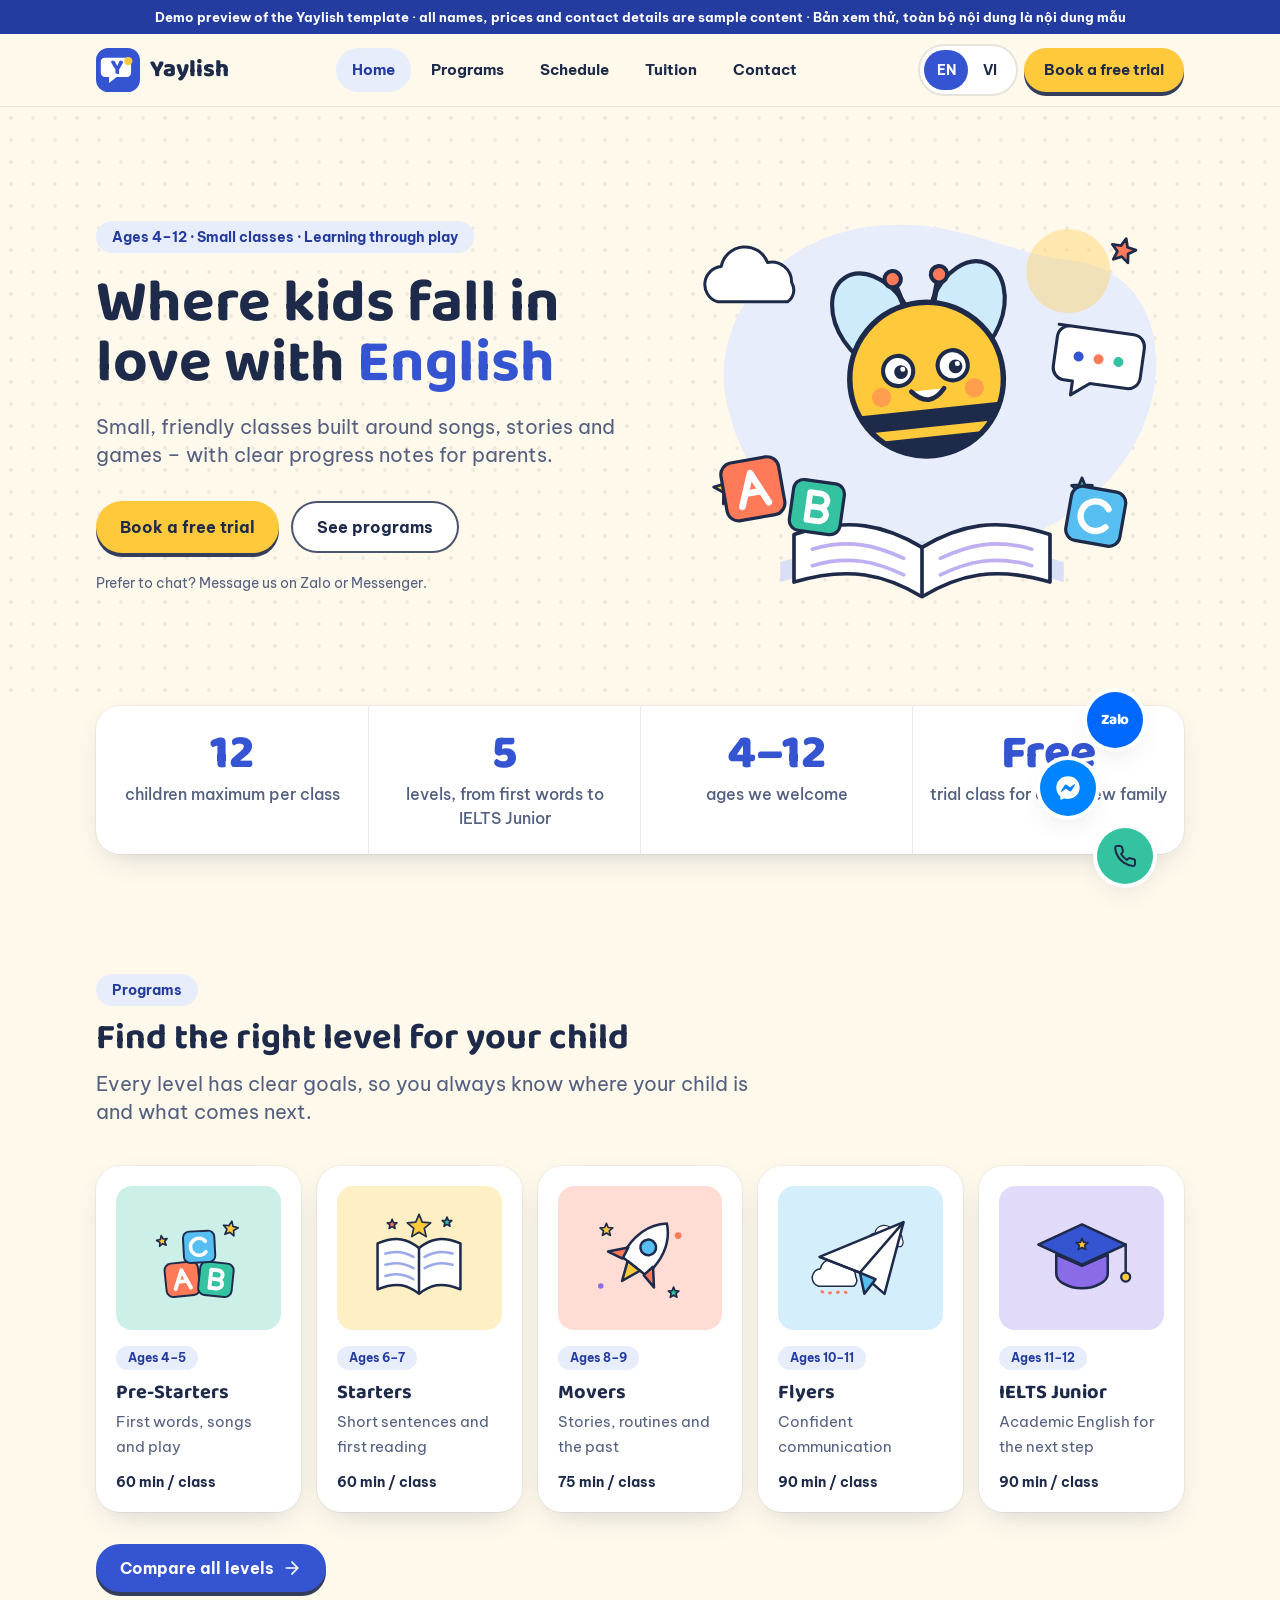
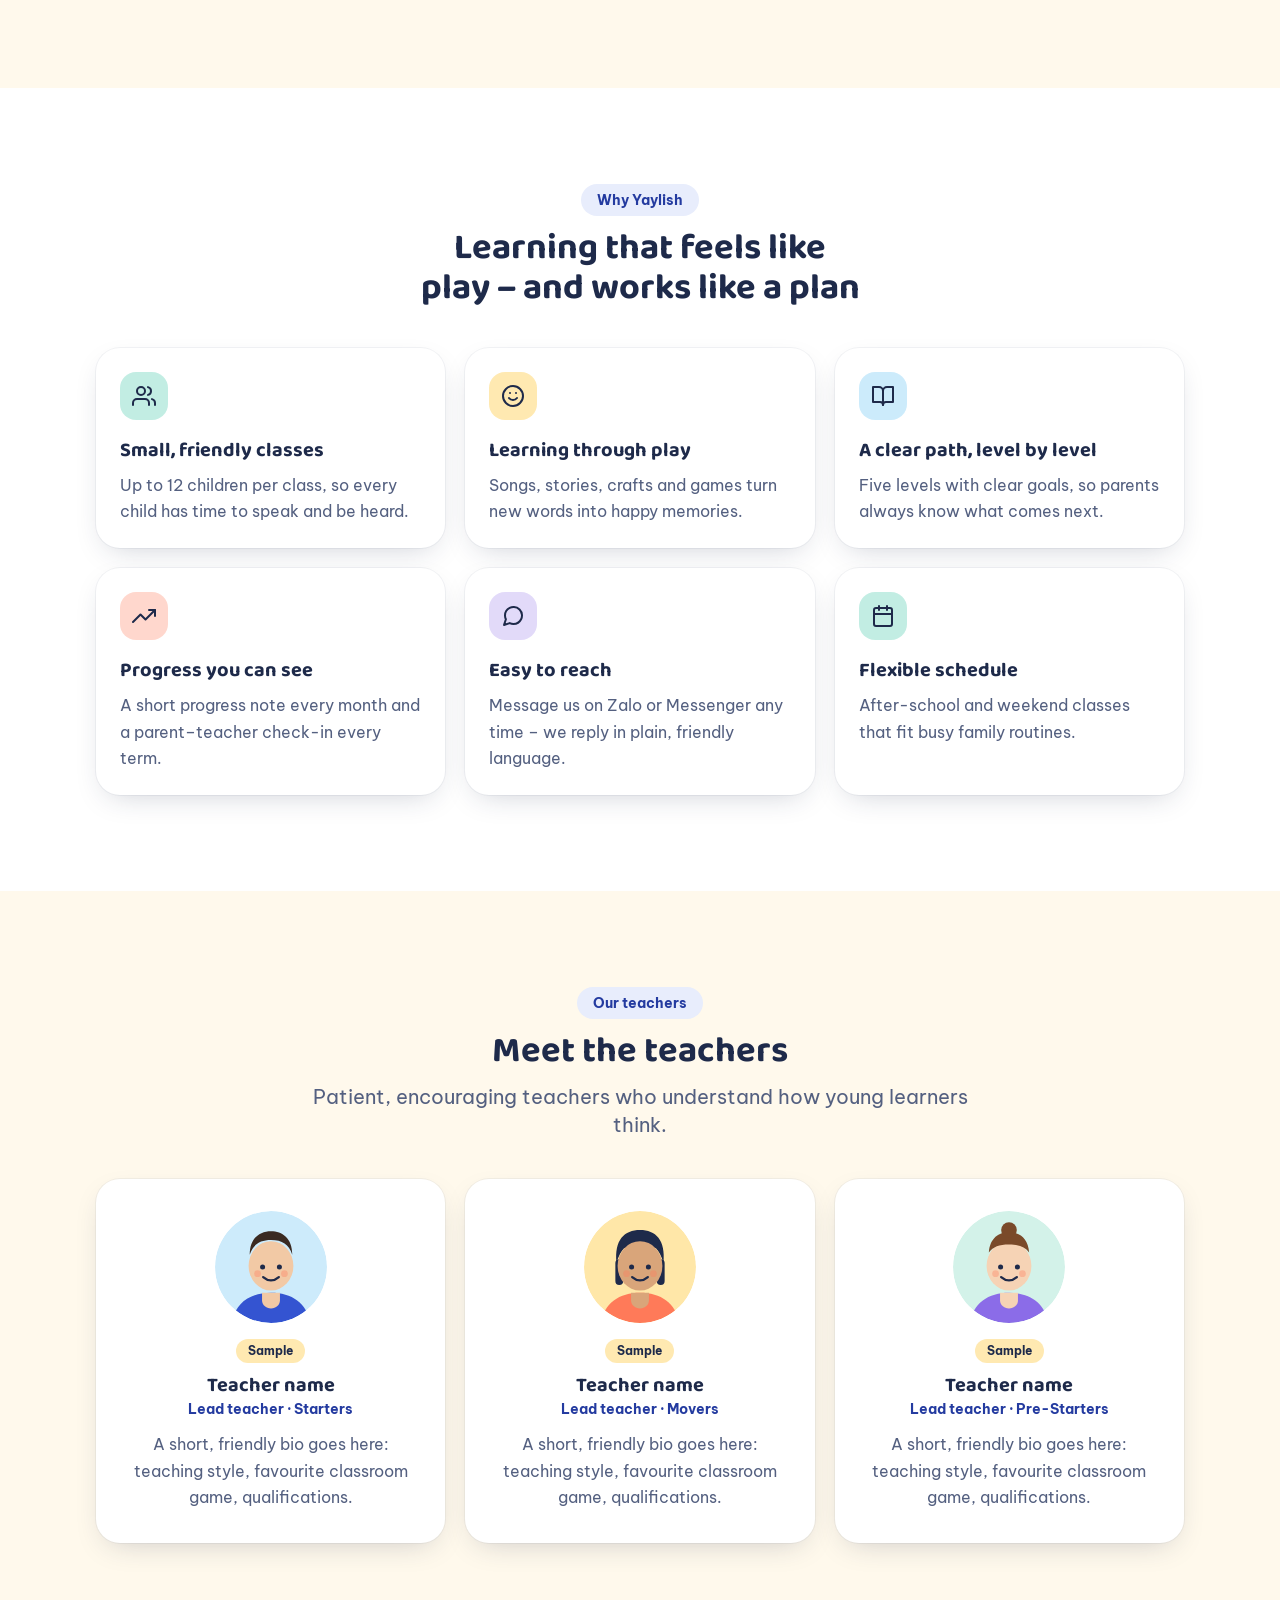
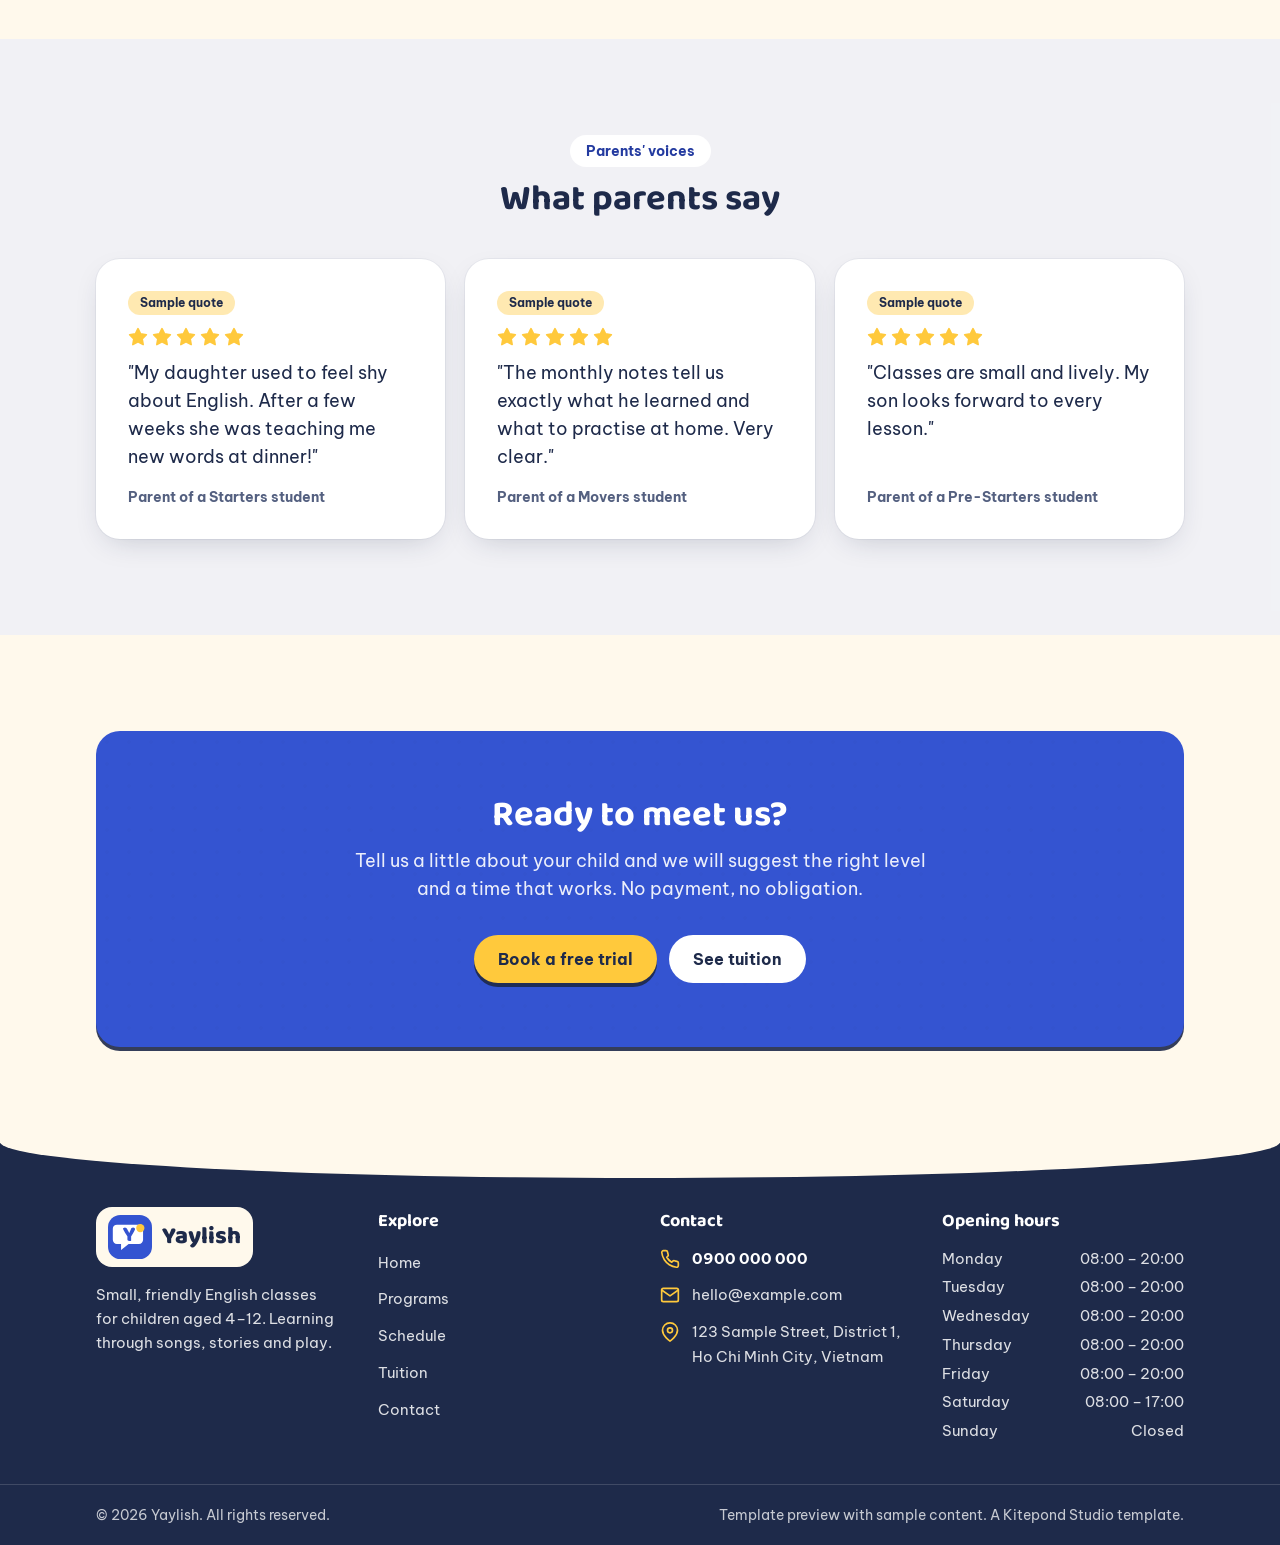
<file: index.html>
<!doctype html>
<html lang="en">
<head>
<meta name="robots" content="noindex, nofollow">
  <meta charset="utf-8">
  <meta name="viewport" content="width=device-width, initial-scale=1">
  <title data-i18n="meta.home.title">Yaylish – English classes for kids aged 4–12</title>
  <meta name="description" content="Small, friendly English classes for children aged 4–12. Five levels, a clear weekly timetable and a free trial class." data-i18n-attr="content:meta.home.desc">
  <meta name="theme-color" content="#3454D1">
  <meta property="og:type" content="website">
  <meta property="og:site_name" content="Yaylish">
  <meta property="og:title" content="Yaylish – English classes for kids aged 4–12" data-i18n-attr="content:meta.home.title">
  <meta property="og:description" content="Small, friendly English classes for children aged 4–12. Five levels, a clear weekly timetable and a free trial class." data-i18n-attr="content:meta.home.desc">
  <meta property="og:image" content="https://kitepond.github.io/yaylish-demo/assets/img/og-cover.png">
  <meta name="twitter:card" content="summary_large_image">
  <link rel="icon" href="assets/img/favicon.svg" type="image/svg+xml">
  <script>/* font preload (skipped on file:// where browsers block it) */if(location.protocol!=="file:"){["baloo-2-latin-wght-normal","be-vietnam-pro-latin-400-normal"].forEach(function(f){var l=document.createElement("link");l.rel="preload";l.as="font";l.type="font/woff2";l.crossOrigin="";l.href="assets/fonts/"+f+".woff2";document.head.appendChild(l)})}</script>
  <link rel="stylesheet" href="assets/css/styles.css">
  <!-- Site settings (brand, colors, contact, languages…) – edit site.config.js -->
  <script src="site.config.js"></script>
  <script src="assets/js/boot.js"></script>
</head>
<body data-page="home" class="bg-cream">
<div role="note" style="background:#243BA0;color:#fff;font:600 13px/1.4 'Be Vietnam Pro',system-ui,sans-serif;text-align:center;padding:8px 12px">Demo preview of the Yaylish template · all names, prices and contact details are sample content · Bản xem thử, toàn bộ nội dung là nội dung mẫu</div>
  <a class="skip-link" href="#main" data-i18n="common.skip">Skip to main content</a>
  <header id="site-header" class="sticky top-0 z-40 border-b border-ink/10 bg-cream/90 backdrop-blur"></header>
  <main id="main">
    <!-- Hero -->
    <section class="relative overflow-hidden">
      <div class="dots pointer-events-none absolute inset-0 opacity-60" aria-hidden="true"></div>
      <div class="container-x relative grid items-center gap-10 py-12 sm:py-16 lg:grid-cols-2 lg:py-20">
        <div>
          <p class="eyebrow" data-i18n="home.hero.badge">Ages 4–12 · Small classes · Learning through play</p>
          <h1 class="mt-5 text-4xl text-balance sm:text-5xl lg:text-6xl" data-i18n-html="home.hero.title.html">Where kids fall in love with <span class="relative whitespace-nowrap text-brand">English</span></h1>
          <p class="lead mt-5 max-w-xl" data-i18n="home.hero.text">Small, friendly classes built around songs, stories and games – with clear progress notes for parents.</p>
          <div class="mt-8 flex flex-wrap gap-3">
            <a class="btn btn-primary" href="book-trial.html" data-i18n="common.bookTrial">Book a free trial</a>
            <a class="btn btn-outline" href="programs.html" data-i18n="common.seePrograms">See programs</a>
          </div>
          <p class="mt-5 text-sm text-muted" data-i18n="home.hero.chat">Prefer to chat? Message us on Zalo or Messenger.</p>
        </div>
        <div class="relative mx-auto w-full max-w-lg">
          <img src="assets/img/hero.svg" width="560" height="480" class="animate-floaty h-auto w-full" alt="Illustration of a friendly bee mascot flying above alphabet blocks and an open book" data-i18n-attr="alt:home.hero.alt" fetchpriority="high">
        </div>
      </div>
    </section>

    <!-- Trust stats -->
    <section aria-labelledby="stats-h" class="pb-6">
      <h2 id="stats-h" class="sr-only" data-i18n="home.stats.label">Yaylish at a glance</h2>
      <div class="container-x"><ul class="grid grid-cols-2 divide-ink/10 rounded-card bg-white shadow-soft ring-1 ring-ink/5 lg:grid-cols-4 lg:divide-x">
        <li class="px-4 py-6 text-center"><p class="font-display text-4xl font-extrabold text-brand sm:text-5xl" data-i18n="home.stat1.value">12</p><p class="mt-1 text-sm font-medium text-muted sm:text-base" data-i18n="home.stat1.label">children maximum per class</p></li>
        <li class="px-4 py-6 text-center"><p class="font-display text-4xl font-extrabold text-brand sm:text-5xl" data-i18n="home.stat2.value">5</p><p class="mt-1 text-sm font-medium text-muted sm:text-base" data-i18n="home.stat2.label">levels, from first words to IELTS Junior</p></li>
        <li class="px-4 py-6 text-center"><p class="font-display text-4xl font-extrabold text-brand sm:text-5xl" data-i18n="home.stat3.value">4–12</p><p class="mt-1 text-sm font-medium text-muted sm:text-base" data-i18n="home.stat3.label">ages we welcome</p></li>
        <li class="px-4 py-6 text-center"><p class="font-display text-4xl font-extrabold text-brand sm:text-5xl" data-i18n="home.stat4.value">Free</p><p class="mt-1 text-sm font-medium text-muted sm:text-base" data-i18n="home.stat4.label">trial class for every new family</p></li>
      </ul></div>
    </section>

    <!-- Programs preview -->
    <section class="section" aria-labelledby="prog-h">
      <div class="container-x">
        <div class="max-w-2xl"><p class="eyebrow" data-i18n="home.programs.eyebrow">Programs</p>
          <h2 id="prog-h" class="mt-3 text-3xl sm:text-4xl" data-i18n="home.programs.title">Find the right level for your child</h2>
          <p class="lead mt-3" data-i18n="home.programs.text">Every level has clear goals, so you always know where your child is and what comes next.</p></div>
        <div id="levels-preview" class="mt-10 grid gap-4 sm:grid-cols-2 lg:grid-cols-5"></div>
        <p class="mt-8"><a class="btn btn-secondary" href="programs.html"><span data-i18n="home.programs.all">Compare all levels</span><span data-icon="arrow-right"></span></a></p>
      </div>
    </section>

    <!-- Why us -->
    <section class="section bg-white" aria-labelledby="why-h">
      <div class="container-x">
        <div class="mx-auto max-w-2xl text-center"><p class="eyebrow" data-i18n="home.why.eyebrow">Why Yaylish</p>
          <h2 id="why-h" class="mt-3 text-3xl text-balance sm:text-4xl" data-i18n="home.why.title">Learning that feels like play – and works like a plan</h2></div>
        <ul class="mt-10 grid gap-5 sm:grid-cols-2 lg:grid-cols-3">
        <li class="card !p-6"><span class="flex h-12 w-12 items-center justify-center rounded-2xl bg-lvl1/30 text-ink"><span data-icon="users" data-icon-class="h-6 w-6"></span></span>
          <h3 class="mt-4 text-xl" data-i18n="home.why1.title">Small, friendly classes</h3><p class="mt-2 text-muted" data-i18n="home.why1.text">Up to 12 children per class, so every child has time to speak and be heard.</p></li>
        <li class="card !p-6"><span class="flex h-12 w-12 items-center justify-center rounded-2xl bg-lvl2/40 text-ink"><span data-icon="smile" data-icon-class="h-6 w-6"></span></span>
          <h3 class="mt-4 text-xl" data-i18n="home.why2.title">Learning through play</h3><p class="mt-2 text-muted" data-i18n="home.why2.text">Songs, stories, crafts and games turn new words into happy memories.</p></li>
        <li class="card !p-6"><span class="flex h-12 w-12 items-center justify-center rounded-2xl bg-lvl4/30 text-ink"><span data-icon="book-open" data-icon-class="h-6 w-6"></span></span>
          <h3 class="mt-4 text-xl" data-i18n="home.why3.title">A clear path, level by level</h3><p class="mt-2 text-muted" data-i18n="home.why3.text">Five levels with clear goals, so parents always know what comes next.</p></li>
        <li class="card !p-6"><span class="flex h-12 w-12 items-center justify-center rounded-2xl bg-lvl3/30 text-ink"><span data-icon="trending-up" data-icon-class="h-6 w-6"></span></span>
          <h3 class="mt-4 text-xl" data-i18n="home.why4.title">Progress you can see</h3><p class="mt-2 text-muted" data-i18n="home.why4.text">A short progress note every month and a parent–teacher check-in every term.</p></li>
        <li class="card !p-6"><span class="flex h-12 w-12 items-center justify-center rounded-2xl bg-lvl5/25 text-ink"><span data-icon="message" data-icon-class="h-6 w-6"></span></span>
          <h3 class="mt-4 text-xl" data-i18n="home.why5.title">Easy to reach</h3><p class="mt-2 text-muted" data-i18n="home.why5.text">Message us on Zalo or Messenger any time – we reply in plain, friendly language.</p></li>
        <li class="card !p-6"><span class="flex h-12 w-12 items-center justify-center rounded-2xl bg-lvl1/30 text-ink"><span data-icon="calendar" data-icon-class="h-6 w-6"></span></span>
          <h3 class="mt-4 text-xl" data-i18n="home.why6.title">Flexible schedule</h3><p class="mt-2 text-muted" data-i18n="home.why6.text">After-school and weekend classes that fit busy family routines.</p></li>
        </ul>
      </div>
    </section>

    <!-- Teachers (placeholder content) -->
    <section class="section" aria-labelledby="teach-h">
      <div class="container-x">
        <div class="mx-auto max-w-2xl text-center"><p class="eyebrow" data-i18n="home.teachers.eyebrow">Our teachers</p>
          <h2 id="teach-h" class="mt-3 text-3xl sm:text-4xl" data-i18n="home.teachers.title">Meet the teachers</h2>
          <p class="lead mt-3" data-i18n="home.teachers.text">Patient, encouraging teachers who understand how young learners think.</p></div>
        <ul class="mt-10 grid gap-5 md:grid-cols-3">
        <li class="card flex flex-col items-center text-center">
          <img src="assets/img/teacher-1.svg" width="112" height="112" class="h-28 w-28 rounded-full" alt="Illustrated placeholder portrait of a teacher" data-i18n-attr="alt:home.teacher.avatarAlt" loading="lazy">
          <span class="badge mt-4 bg-accent/40 text-ink" data-i18n="common.sample">Sample</span>
          <h3 class="mt-2 text-xl" data-i18n="home.teacher.name">Teacher name</h3>
          <p class="text-sm font-bold text-brand-dark" data-i18n="home.teacher1.role">Lead teacher · Starters</p>
          <p class="mt-3 text-muted" data-i18n="home.teacher.bio">A short, friendly bio goes here: teaching style, favourite classroom game, qualifications.</p></li>
        <li class="card flex flex-col items-center text-center">
          <img src="assets/img/teacher-2.svg" width="112" height="112" class="h-28 w-28 rounded-full" alt="Illustrated placeholder portrait of a teacher" data-i18n-attr="alt:home.teacher.avatarAlt" loading="lazy">
          <span class="badge mt-4 bg-accent/40 text-ink" data-i18n="common.sample">Sample</span>
          <h3 class="mt-2 text-xl" data-i18n="home.teacher.name">Teacher name</h3>
          <p class="text-sm font-bold text-brand-dark" data-i18n="home.teacher2.role">Lead teacher · Movers</p>
          <p class="mt-3 text-muted" data-i18n="home.teacher.bio">A short, friendly bio goes here: teaching style, favourite classroom game, qualifications.</p></li>
        <li class="card flex flex-col items-center text-center">
          <img src="assets/img/teacher-3.svg" width="112" height="112" class="h-28 w-28 rounded-full" alt="Illustrated placeholder portrait of a teacher" data-i18n-attr="alt:home.teacher.avatarAlt" loading="lazy">
          <span class="badge mt-4 bg-accent/40 text-ink" data-i18n="common.sample">Sample</span>
          <h3 class="mt-2 text-xl" data-i18n="home.teacher.name">Teacher name</h3>
          <p class="text-sm font-bold text-brand-dark" data-i18n="home.teacher3.role">Lead teacher · Pre-Starters</p>
          <p class="mt-3 text-muted" data-i18n="home.teacher.bio">A short, friendly bio goes here: teaching style, favourite classroom game, qualifications.</p></li>
        </ul>
      </div>
    </section>

    <!-- Testimonials (SAMPLE quotes – replace with real parent feedback) -->
    <section class="section bg-brand-soft/60" aria-labelledby="rev-h">
      <div class="container-x">
        <div class="mx-auto max-w-2xl text-center"><p class="eyebrow bg-white" data-i18n="home.reviews.eyebrow">Parents' voices</p>
          <h2 id="rev-h" class="mt-3 text-3xl sm:text-4xl" data-i18n="home.reviews.title">What parents say</h2></div>
        <ul class="mt-10 grid gap-5 md:grid-cols-3">
        <li><figure class="card flex h-full flex-col">
          <span class="badge w-fit bg-accent/40 text-ink" data-i18n="home.reviews.sample">Sample quote</span>
          <div class="mt-3 flex gap-1 text-accent" aria-hidden="true"><span data-icon="star" data-icon-class="h-5 w-5 fill-current"></span><span data-icon="star" data-icon-class="h-5 w-5 fill-current"></span><span data-icon="star" data-icon-class="h-5 w-5 fill-current"></span><span data-icon="star" data-icon-class="h-5 w-5 fill-current"></span><span data-icon="star" data-icon-class="h-5 w-5 fill-current"></span></div>
          <blockquote class="mt-3 flex-1 text-lg text-ink"><p data-i18n="home.review1.text">"My daughter used to feel shy about English. After a few weeks she was teaching me new words at dinner!"</p></blockquote>
          <figcaption class="mt-4 text-sm font-bold text-muted" data-i18n="home.review1.by">Parent of a Starters student</figcaption></figure></li>
        <li><figure class="card flex h-full flex-col">
          <span class="badge w-fit bg-accent/40 text-ink" data-i18n="home.reviews.sample">Sample quote</span>
          <div class="mt-3 flex gap-1 text-accent" aria-hidden="true"><span data-icon="star" data-icon-class="h-5 w-5 fill-current"></span><span data-icon="star" data-icon-class="h-5 w-5 fill-current"></span><span data-icon="star" data-icon-class="h-5 w-5 fill-current"></span><span data-icon="star" data-icon-class="h-5 w-5 fill-current"></span><span data-icon="star" data-icon-class="h-5 w-5 fill-current"></span></div>
          <blockquote class="mt-3 flex-1 text-lg text-ink"><p data-i18n="home.review2.text">"The monthly notes tell us exactly what he learned and what to practise at home. Very clear."</p></blockquote>
          <figcaption class="mt-4 text-sm font-bold text-muted" data-i18n="home.review2.by">Parent of a Movers student</figcaption></figure></li>
        <li><figure class="card flex h-full flex-col">
          <span class="badge w-fit bg-accent/40 text-ink" data-i18n="home.reviews.sample">Sample quote</span>
          <div class="mt-3 flex gap-1 text-accent" aria-hidden="true"><span data-icon="star" data-icon-class="h-5 w-5 fill-current"></span><span data-icon="star" data-icon-class="h-5 w-5 fill-current"></span><span data-icon="star" data-icon-class="h-5 w-5 fill-current"></span><span data-icon="star" data-icon-class="h-5 w-5 fill-current"></span><span data-icon="star" data-icon-class="h-5 w-5 fill-current"></span></div>
          <blockquote class="mt-3 flex-1 text-lg text-ink"><p data-i18n="home.review3.text">"Classes are small and lively. My son looks forward to every lesson."</p></blockquote>
          <figcaption class="mt-4 text-sm font-bold text-muted" data-i18n="home.review3.by">Parent of a Pre-Starters student</figcaption></figure></li>
        </ul>
      </div>
    </section>

    <!-- CTA -->
    <section class="section" aria-labelledby="cta-h">
      <div class="container-x">
        <div class="relative overflow-hidden rounded-card bg-brand px-6 py-12 text-center text-white shadow-pop sm:px-12 sm:py-16">
          <div class="dots pointer-events-none absolute inset-0 opacity-20" aria-hidden="true"></div>
          <h2 id="cta-h" class="relative text-3xl text-white text-balance sm:text-4xl" data-i18n="home.cta.title">Ready to meet us?</h2>
          <p class="relative mx-auto mt-3 max-w-xl text-lg text-white/90" data-i18n="home.cta.text">Tell us a little about your child and we will suggest the right level and a time that works. No payment, no obligation.</p>
          <div class="relative mt-8 flex flex-wrap justify-center gap-3">
            <a class="btn btn-primary" href="book-trial.html" data-i18n="common.bookTrial">Book a free trial</a>
            <a class="btn bg-white text-ink hover:bg-brand-soft" href="tuition.html" data-i18n="common.viewTuition">See tuition</a>
          </div>
        </div>
      </div>
    </section>
  </main>
  <footer id="site-footer"></footer>
  <div id="chat-buttons"></div>
  <noscript><p class="container-x py-6 text-center font-bold" data-i18n="common.needJs">Please enable JavaScript to see this section.</p></noscript>
  <script src="assets/i18n/en.js"></script>
  <script src="assets/i18n/vi.js"></script>
  <script src="assets/js/icons.js"></script>
  <script src="assets/js/core.js"></script>
  <script src="assets/data/levels.js"></script>
  <script src="assets/js/programs.js"></script>
</body>
</html>
</file>
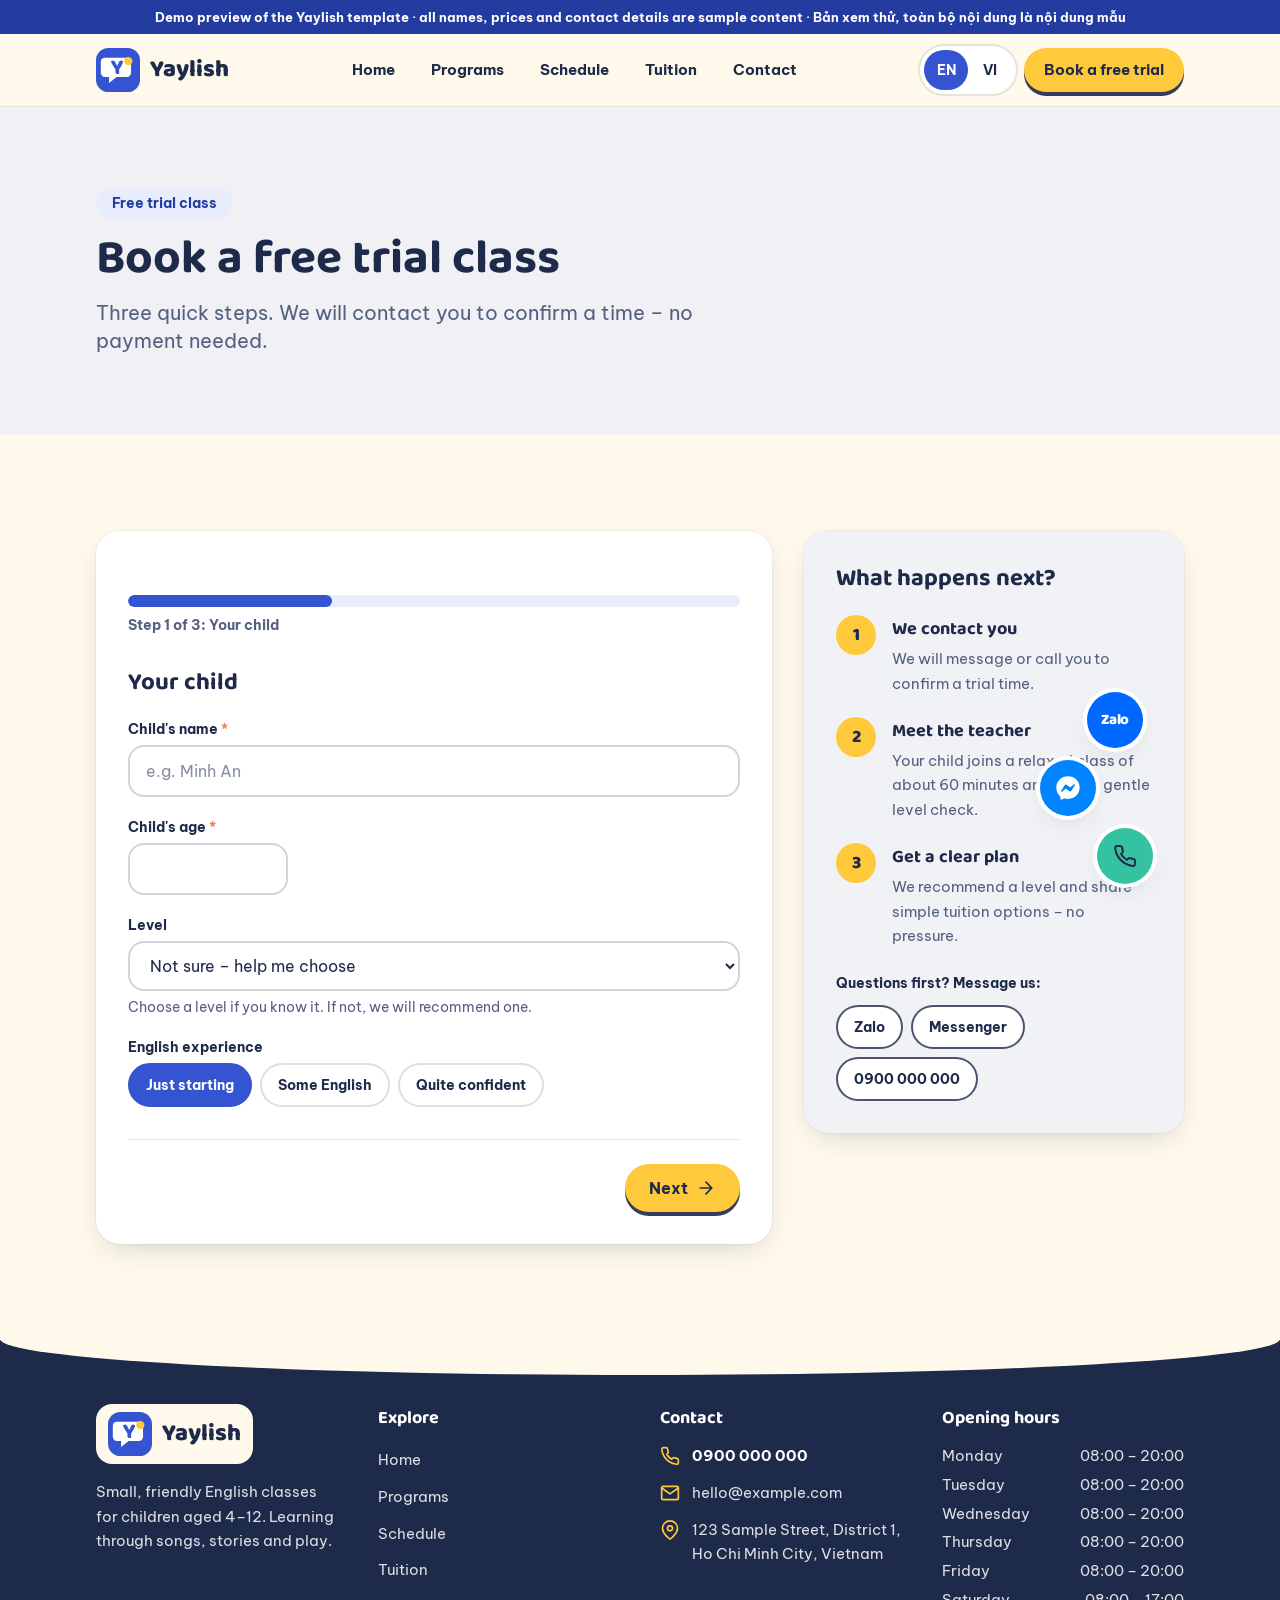
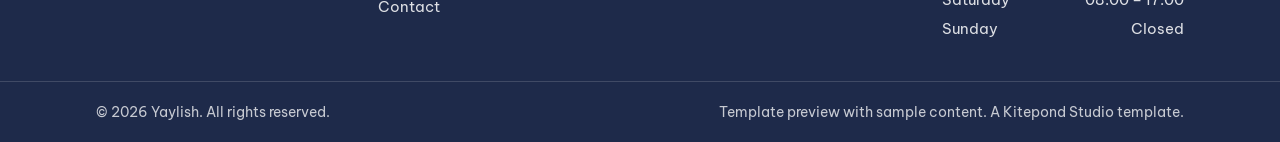
<file: book-trial.html>
<!doctype html>
<html lang="en">
<head>
<meta name="robots" content="noindex, nofollow">
  <meta charset="utf-8">
  <meta name="viewport" content="width=device-width, initial-scale=1">
  <title data-i18n="meta.book.title">Book a free trial class – Yaylish</title>
  <meta name="description" content="Tell us about your child and pick a time. Your first trial class is free." data-i18n-attr="content:meta.book.desc">
  <meta name="theme-color" content="#3454D1">
  <meta property="og:type" content="website">
  <meta property="og:site_name" content="Yaylish">
  <meta property="og:title" content="Book a free trial class – Yaylish" data-i18n-attr="content:meta.book.title">
  <meta property="og:description" content="Tell us about your child and pick a time. Your first trial class is free." data-i18n-attr="content:meta.book.desc">
  <meta property="og:image" content="https://kitepond.github.io/yaylish-demo/assets/img/og-cover.png">
  <meta name="twitter:card" content="summary_large_image">
  <link rel="icon" href="assets/img/favicon.svg" type="image/svg+xml">
  <script>/* font preload (skipped on file:// where browsers block it) */if(location.protocol!=="file:"){["baloo-2-latin-wght-normal","be-vietnam-pro-latin-400-normal"].forEach(function(f){var l=document.createElement("link");l.rel="preload";l.as="font";l.type="font/woff2";l.crossOrigin="";l.href="assets/fonts/"+f+".woff2";document.head.appendChild(l)})}</script>
  <link rel="stylesheet" href="assets/css/styles.css">
  <!-- Site settings (brand, colors, contact, languages…) – edit site.config.js -->
  <script src="site.config.js"></script>
  <script src="assets/js/boot.js"></script>
</head>
<body data-page="book" class="bg-cream">
<div role="note" style="background:#243BA0;color:#fff;font:600 13px/1.4 'Be Vietnam Pro',system-ui,sans-serif;text-align:center;padding:8px 12px">Demo preview of the Yaylish template · all names, prices and contact details are sample content · Bản xem thử, toàn bộ nội dung là nội dung mẫu</div>
  <a class="skip-link" href="#main" data-i18n="common.skip">Skip to main content</a>
  <header id="site-header" class="sticky top-0 z-40 border-b border-ink/10 bg-cream/90 backdrop-blur"></header>
  <main id="main">
    <section class="relative overflow-hidden bg-brand-soft/60">
      <div class="container-x py-14 sm:py-20">
        <p class="eyebrow" data-i18n="book.eyebrow">Free trial class</p>
        <h1 class="mt-4 max-w-3xl text-4xl text-balance sm:text-5xl" data-i18n="book.title">Book a free trial class</h1>
        <p class="lead mt-4 max-w-2xl" data-i18n="book.text">Three quick steps. We will contact you to confirm a time – no payment needed.</p>
      </div>
    </section>
    <section class="section">
      <div class="container-x grid items-start gap-8 lg:grid-cols-[1fr_380px]">
        <div>
        <form id="trial-form" class="card space-y-8" novalidate name="trial-booking" data-netlify="true" netlify-honeypot="website">
          <input type="hidden" name="form-name" value="trial-booking">
          <div>
            <div role="progressbar" aria-valuemin="1" aria-valuemax="3" aria-valuenow="1" aria-labelledby="step-indicator" class="h-3 overflow-hidden rounded-full bg-brand-soft"><div id="step-bar" class="h-full rounded-full bg-brand transition-all duration-300" style="width:33%"></div></div>
            <p id="step-indicator" class="mt-2 text-sm font-bold text-muted" aria-live="polite"></p>
          </div>
          <p id="slot-note" class="rounded-2xl bg-accent/40 p-3 text-sm font-bold text-ink" hidden></p>
          <p class="sr-only" id="form-status" role="status"></p>
          <p class="hidden" aria-hidden="true"><label>Website <input type="text" name="website" tabindex="-1" autocomplete="off"></label></p>

          <fieldset data-step class="space-y-5">
            <legend class="font-display text-2xl font-bold outline-none" data-i18n="book.step1">Your child</legend>
            <div class="field"><label class="label" for="childName"><span data-i18n="book.childName">Child's name</span><span aria-hidden="true" class="text-coral"> *</span></label><input class="input" id="childName" name="childName" type="text" autocomplete="off" aria-required="true" placeholder="e.g. Minh An" data-i18n-attr="placeholder:book.childNamePh"><p class="error-text" id="err-childName" hidden></p></div>
            <div class="field"><label class="label" for="childAge"><span data-i18n="book.childAge">Child's age</span><span aria-hidden="true" class="text-coral"> *</span></label><input class="input sm:max-w-[10rem]" id="childAge" name="childAge" type="number" inputmode="numeric" min="3" max="15" aria-required="true"><p class="error-text" id="err-childAge" hidden></p></div>
            <div class="field"><label class="label" for="level"><span data-i18n="book.level">Level</span></label><select class="input" id="level" name="level"></select><p class="hint" data-i18n="book.levelHint">Choose a level if you know it. If not, we will recommend one.</p></div>
            <fieldset class="field"><legend class="label" data-i18n="book.experience">English experience</legend><div class="flex flex-wrap gap-2"><label class="relative"><input class="peer sr-only" type="radio" name="experience" value="none" checked><span class="chip cursor-pointer peer-checked:border-brand peer-checked:bg-brand peer-checked:text-white peer-focus-visible:ring-4 peer-focus-visible:ring-brand/40" data-i18n="book.exp.none">Just starting</span></label><label class="relative"><input class="peer sr-only" type="radio" name="experience" value="some"><span class="chip cursor-pointer peer-checked:border-brand peer-checked:bg-brand peer-checked:text-white peer-focus-visible:ring-4 peer-focus-visible:ring-brand/40" data-i18n="book.exp.some">Some English</span></label><label class="relative"><input class="peer sr-only" type="radio" name="experience" value="good"><span class="chip cursor-pointer peer-checked:border-brand peer-checked:bg-brand peer-checked:text-white peer-focus-visible:ring-4 peer-focus-visible:ring-brand/40" data-i18n="book.exp.good">Quite confident</span></label></div></fieldset>
          </fieldset>

          <fieldset data-step class="space-y-5" hidden>
            <legend class="font-display text-2xl font-bold outline-none" data-i18n="book.step2">Class preference</legend>
            <fieldset class="field"><legend class="label"><span data-i18n="book.days">Days that work for you</span><span aria-hidden="true" class="text-coral"> *</span></legend><div class="flex flex-wrap gap-2"><label class="relative"><input class="peer sr-only" type="checkbox" name="days" value="mon"><span class="chip cursor-pointer peer-checked:border-brand peer-checked:bg-brand peer-checked:text-white peer-focus-visible:ring-4 peer-focus-visible:ring-brand/40" data-i18n="day.mon">Monday</span></label><label class="relative"><input class="peer sr-only" type="checkbox" name="days" value="tue"><span class="chip cursor-pointer peer-checked:border-brand peer-checked:bg-brand peer-checked:text-white peer-focus-visible:ring-4 peer-focus-visible:ring-brand/40" data-i18n="day.tue">Tuesday</span></label><label class="relative"><input class="peer sr-only" type="checkbox" name="days" value="wed"><span class="chip cursor-pointer peer-checked:border-brand peer-checked:bg-brand peer-checked:text-white peer-focus-visible:ring-4 peer-focus-visible:ring-brand/40" data-i18n="day.wed">Wednesday</span></label><label class="relative"><input class="peer sr-only" type="checkbox" name="days" value="thu"><span class="chip cursor-pointer peer-checked:border-brand peer-checked:bg-brand peer-checked:text-white peer-focus-visible:ring-4 peer-focus-visible:ring-brand/40" data-i18n="day.thu">Thursday</span></label><label class="relative"><input class="peer sr-only" type="checkbox" name="days" value="fri"><span class="chip cursor-pointer peer-checked:border-brand peer-checked:bg-brand peer-checked:text-white peer-focus-visible:ring-4 peer-focus-visible:ring-brand/40" data-i18n="day.fri">Friday</span></label><label class="relative"><input class="peer sr-only" type="checkbox" name="days" value="sat"><span class="chip cursor-pointer peer-checked:border-brand peer-checked:bg-brand peer-checked:text-white peer-focus-visible:ring-4 peer-focus-visible:ring-brand/40" data-i18n="day.sat">Saturday</span></label><label class="relative"><input class="peer sr-only" type="checkbox" name="days" value="sun"><span class="chip cursor-pointer peer-checked:border-brand peer-checked:bg-brand peer-checked:text-white peer-focus-visible:ring-4 peer-focus-visible:ring-brand/40" data-i18n="day.sun">Sunday</span></label></div><p class="hint" data-i18n="book.daysHint">Pick one or more.</p><p class="error-text" id="err-days" hidden></p></fieldset>
            <fieldset class="field"><legend class="label" data-i18n="book.time">Preferred time</legend><div class="flex flex-wrap gap-2"><label class="relative"><input class="peer sr-only" type="radio" name="time" value="morning"><span class="chip cursor-pointer peer-checked:border-brand peer-checked:bg-brand peer-checked:text-white peer-focus-visible:ring-4 peer-focus-visible:ring-brand/40" data-i18n="book.time.morning">Morning</span></label><label class="relative"><input class="peer sr-only" type="radio" name="time" value="afternoon"><span class="chip cursor-pointer peer-checked:border-brand peer-checked:bg-brand peer-checked:text-white peer-focus-visible:ring-4 peer-focus-visible:ring-brand/40" data-i18n="book.time.afternoon">Afternoon</span></label><label class="relative"><input class="peer sr-only" type="radio" name="time" value="evening"><span class="chip cursor-pointer peer-checked:border-brand peer-checked:bg-brand peer-checked:text-white peer-focus-visible:ring-4 peer-focus-visible:ring-brand/40" data-i18n="book.time.evening">Evening</span></label><label class="relative"><input class="peer sr-only" type="radio" name="time" value="any" checked><span class="chip cursor-pointer peer-checked:border-brand peer-checked:bg-brand peer-checked:text-white peer-focus-visible:ring-4 peer-focus-visible:ring-brand/40" data-i18n="book.time.any">Any time</span></label></div></fieldset>
            <div class="field"><label class="label" for="start"><span data-i18n="book.start">When would you like to start?</span></label><select class="input sm:max-w-sm" id="start" name="start">
              <option value="asap" data-i18n="book.start.asap">As soon as possible</option><option value="2w" data-i18n="book.start.2w">Within 2 weeks</option><option value="month" data-i18n="book.start.month">Next month</option><option value="later" data-i18n="book.start.later">Just exploring</option></select></div>
          </fieldset>

          <fieldset data-step class="space-y-5" hidden>
            <legend class="font-display text-2xl font-bold outline-none" data-i18n="book.step3">Your contact</legend>
            <div class="field"><label class="label" for="parentName"><span data-i18n="book.parentName">Parent's name</span><span aria-hidden="true" class="text-coral"> *</span></label><input class="input" id="parentName" name="parentName" type="text" autocomplete="name" aria-required="true" data-i18n-attr="placeholder:book.parentNamePh" placeholder="e.g. Tran Thi Lan"><p class="error-text" id="err-parentName" hidden></p></div>
            <div class="grid gap-5 sm:grid-cols-2">
              <div class="field"><label class="label" for="phone"><span data-i18n="book.phone">Phone / Zalo number</span><span aria-hidden="true" class="text-coral"> *</span></label><input class="input" id="phone" name="phone" type="tel" inputmode="tel" autocomplete="tel" aria-required="true" data-i18n-attr="placeholder:book.phonePh" placeholder="e.g. 0900 000 000"><p class="error-text" id="err-phone" hidden></p></div>
              <div class="field"><label class="label" for="email"><span data-i18n="book.email">Email (optional)</span></label><input class="input" id="email" name="email" type="email" autocomplete="email" data-i18n-attr="placeholder:book.emailPh" placeholder="name@example.com"><p class="error-text" id="err-email" hidden></p></div>
            </div>
            <fieldset class="field"><legend class="label" data-i18n="book.contactMethod">How should we contact you?</legend><div class="flex flex-wrap gap-2"><label class="relative"><input class="peer sr-only" type="radio" name="contactMethod" value="zalo" checked><span class="chip cursor-pointer peer-checked:border-brand peer-checked:bg-brand peer-checked:text-white peer-focus-visible:ring-4 peer-focus-visible:ring-brand/40" data-i18n="book.cm.zalo">Zalo</span></label><label class="relative"><input class="peer sr-only" type="radio" name="contactMethod" value="phone"><span class="chip cursor-pointer peer-checked:border-brand peer-checked:bg-brand peer-checked:text-white peer-focus-visible:ring-4 peer-focus-visible:ring-brand/40" data-i18n="book.cm.phone">Phone call</span></label><label class="relative"><input class="peer sr-only" type="radio" name="contactMethod" value="email"><span class="chip cursor-pointer peer-checked:border-brand peer-checked:bg-brand peer-checked:text-white peer-focus-visible:ring-4 peer-focus-visible:ring-brand/40" data-i18n="book.cm.email">Email</span></label></div></fieldset>
            <div class="field"><label class="label" for="message"><span data-i18n="book.message">Anything we should know? (optional)</span></label><textarea class="input min-h-[7rem]" id="message" name="message" rows="4" data-i18n-attr="placeholder:book.messagePh" placeholder="e.g. my child is shy, or is learning English at school"></textarea></div>
            <div class="field"><label class="flex cursor-pointer items-start gap-3"><input class="mt-1 h-6 w-6 shrink-0 accent-brand" type="checkbox" id="consent" name="consent" aria-required="true"><span class="text-[15px]" data-i18n="book.consent">I agree that Yaylish may contact me about this trial class.</span></label><p class="error-text" id="err-consent" hidden></p></div>
          </fieldset>

          <div class="flex flex-wrap items-center justify-between gap-3 border-t border-ink/10 pt-6">
            <button type="button" id="btn-back" class="btn btn-outline" hidden><span data-icon="arrow-left"></span><span data-i18n="common.back">Back</span></button>
            <span class="flex-1"></span>
            <button type="button" id="btn-next" class="btn btn-primary"><span data-i18n="common.next">Next</span><span data-icon="arrow-right"></span></button>
            <button type="submit" id="btn-send" class="btn btn-primary" hidden><span data-i18n="common.send">Send request</span><span data-icon="send"></span></button>
          </div>
        </form>

        <!-- Demo mode: shown when form.provider is "none". Nothing has been sent. -->
        <section id="form-demo" class="card" hidden aria-labelledby="demo-h">
          <h2 id="demo-h" class="text-2xl" data-i18n="book.demo.title">Form check passed – demo mode</h2>
          <p class="mt-3 rounded-2xl bg-accent/40 p-4 font-bold text-ink" data-i18n="book.demo.text">This template's form is not connected to a service yet, so nothing has been sent. Set the form provider in site.config.js (see the documentation).</p>
          <p class="mt-5 font-bold" data-i18n="book.demo.fallback">Meanwhile you can send this request by email or Zalo:</p>
          <div id="demo-actions" class="mt-3 flex flex-wrap gap-3"></div>
          <h3 class="mt-6 text-lg" data-i18n="book.review">Please review</h3>
          <pre id="demo-summary" class="mt-2 overflow-x-auto whitespace-pre-wrap rounded-2xl bg-brand-soft/60 p-4 text-sm"></pre>
          <p class="mt-6"><button type="button" class="btn btn-outline" data-form-reset data-i18n="book.again">Edit my details</button></p>
        </section>
        <section id="form-success" class="card text-center" hidden aria-labelledby="ok-h">
          <span class="mx-auto flex h-16 w-16 items-center justify-center rounded-full bg-mint text-ink" data-icon="check" data-icon-class="h-8 w-8"></span>
          <h2 id="ok-h" class="mt-4 text-2xl" data-i18n="book.sent.title">Thank you – your request is in!</h2>
          <p class="mx-auto mt-3 max-w-md text-muted" data-i18n="book.sent.text">We will contact you soon to confirm a trial time. Your child's first class is free.</p>
          <p class="mt-6"><a class="btn btn-secondary" href="index.html" data-i18n="notfound.home">Back to home</a></p>
        </section>
        <section id="form-fail" class="card" hidden aria-labelledby="fail-h">
          <h2 id="fail-h" class="text-2xl" data-i18n="book.fail.title">Sorry, something went wrong</h2>
          <p class="mt-3 text-muted" data-i18n="book.fail.text">Your request could not be sent. Please try again, or contact us directly:</p>
          <div id="fail-links" class="mt-4 flex flex-wrap gap-3"></div>
          <p class="mt-6"><button type="button" class="btn btn-outline" data-form-reset data-i18n="book.again">Edit my details</button></p>
        </section>
          <p id="calendly-box" class="mt-6 text-sm text-muted" hidden><span data-i18n="book.calendly">Prefer to pick a time online?</span> <a class="font-bold text-brand-dark underline underline-offset-4" target="_blank" rel="noopener noreferrer" href="#" data-i18n="book.calendly.link">Open the booking calendar</a></p>
        </div>
        <aside class="card bg-brand-soft/60 lg:sticky lg:top-24" aria-labelledby="next-h">
          <h2 id="next-h" class="text-2xl" data-i18n="book.next.title">What happens next?</h2>
          <ol class="mt-5 space-y-5">
            <li class="flex gap-4"><span class="flex h-10 w-10 shrink-0 items-center justify-center rounded-full bg-accent font-display text-lg font-extrabold text-ink">1</span>
              <div><h3 class="text-lg" data-i18n="book.next1.title">We contact you</h3><p class="mt-1 text-[15px] text-muted" data-i18n="book.next1.text">We will message or call you to confirm a trial time.</p></div></li>
            <li class="flex gap-4"><span class="flex h-10 w-10 shrink-0 items-center justify-center rounded-full bg-accent font-display text-lg font-extrabold text-ink">2</span>
              <div><h3 class="text-lg" data-i18n="book.next2.title">Meet the teacher</h3><p class="mt-1 text-[15px] text-muted" data-i18n="book.next2.text">Your child joins a relaxed class of about 60 minutes and gets a gentle level check.</p></div></li>
            <li class="flex gap-4"><span class="flex h-10 w-10 shrink-0 items-center justify-center rounded-full bg-accent font-display text-lg font-extrabold text-ink">3</span>
              <div><h3 class="text-lg" data-i18n="book.next3.title">Get a clear plan</h3><p class="mt-1 text-[15px] text-muted" data-i18n="book.next3.text">We recommend a level and share simple tuition options – no pressure.</p></div></li>
          </ol>
          <p class="mt-6 text-sm font-bold" data-i18n="book.chat">Questions first? Message us:</p>
          <div class="mt-3 flex flex-wrap gap-2">
            <a class="btn btn-outline !min-h-[44px] !px-4 !py-2 text-sm" target="_blank" rel="noopener noreferrer" data-cfg-href="https://zalo.me/|contact.zalo" href="#">Zalo</a>
            <a class="btn btn-outline !min-h-[44px] !px-4 !py-2 text-sm" target="_blank" rel="noopener noreferrer" data-cfg-href="https://m.me/|contact.messenger" href="#">Messenger</a>
            <a class="btn btn-outline !min-h-[44px] !px-4 !py-2 text-sm" data-cfg-href="tel:|contact.hotline" href="#"><span data-cfg="contact.hotlineDisplay"></span></a>
          </div>
        </aside>
      </div>
    </section>
  </main>
  <footer id="site-footer"></footer>
  <div id="chat-buttons"></div>
  <noscript><p class="container-x py-6 text-center font-bold" data-i18n="common.needJs">Please enable JavaScript to see this section.</p></noscript>
  <script src="assets/i18n/en.js"></script>
  <script src="assets/i18n/vi.js"></script>
  <script src="assets/data/levels.js"></script>
  <script src="assets/js/icons.js"></script>
  <script src="assets/js/core.js"></script>
  <script src="assets/js/trial-form.js"></script>
</body>
</html>
</file>
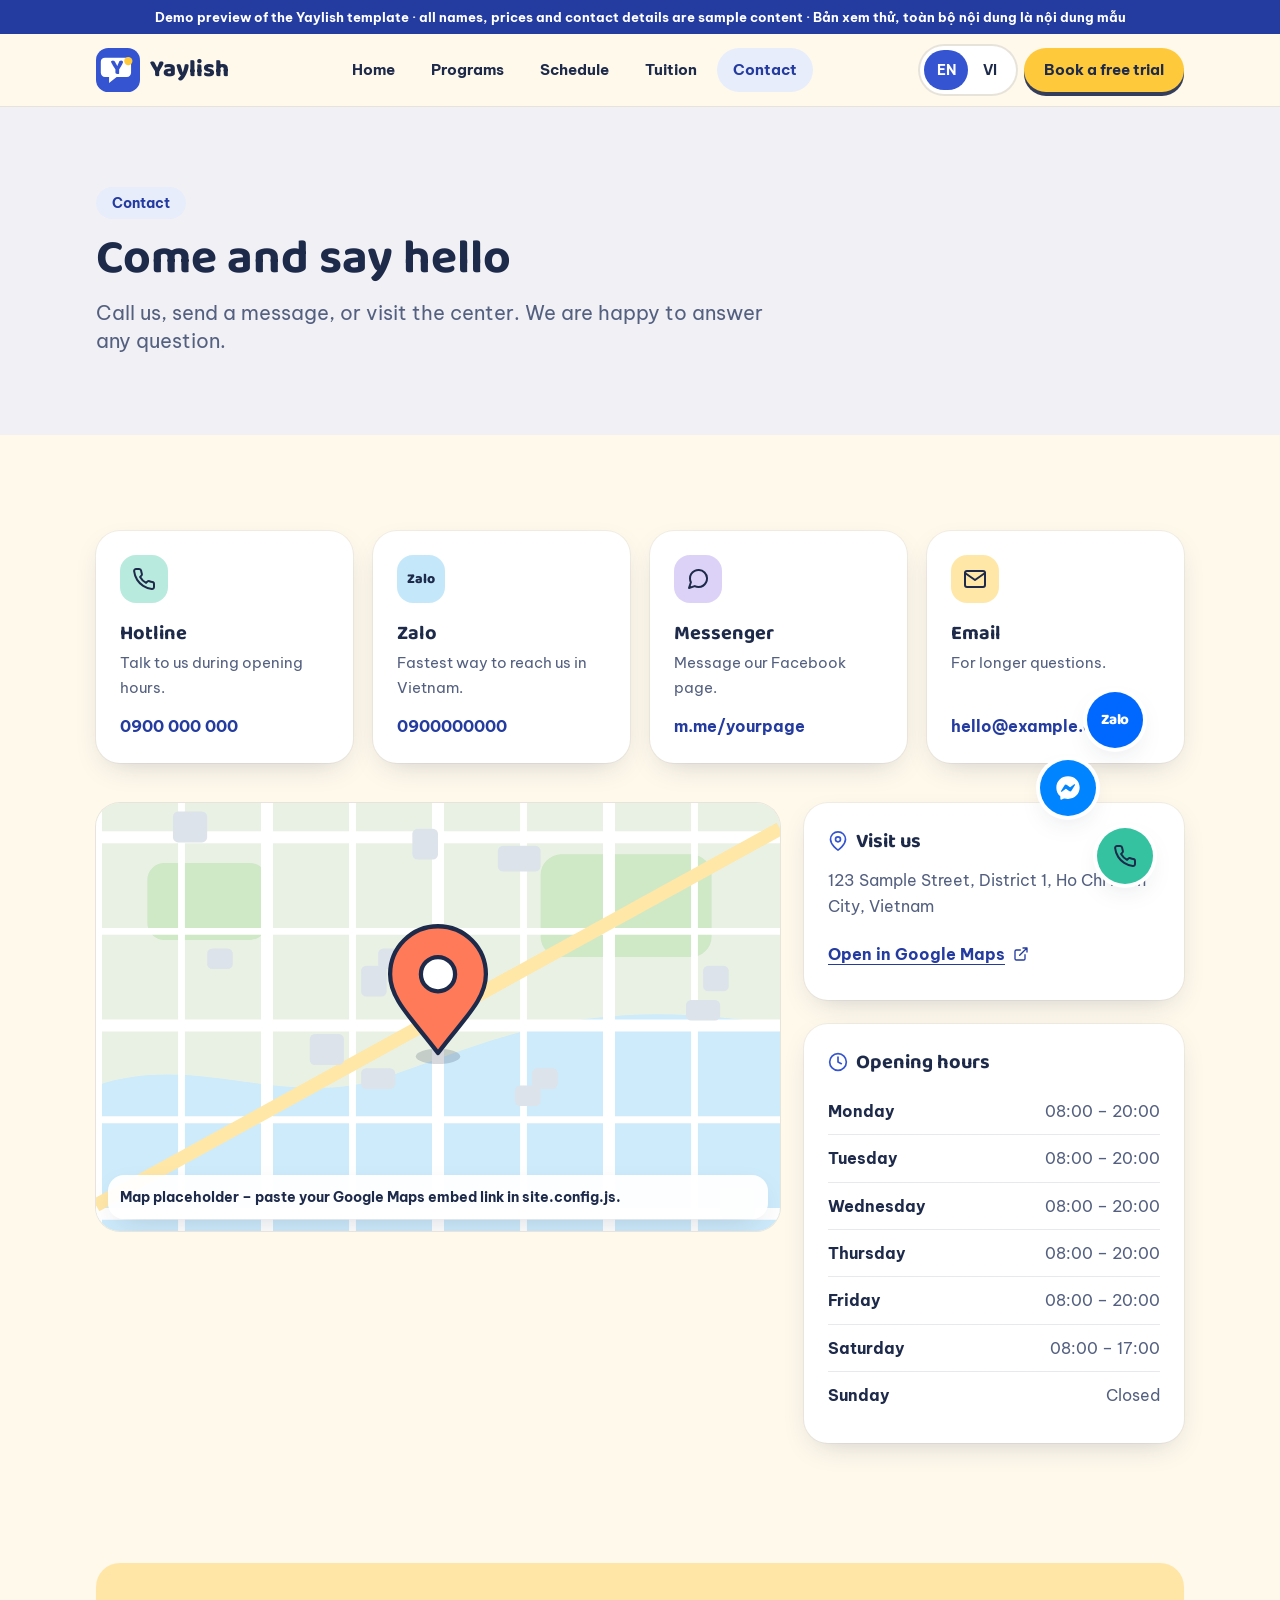
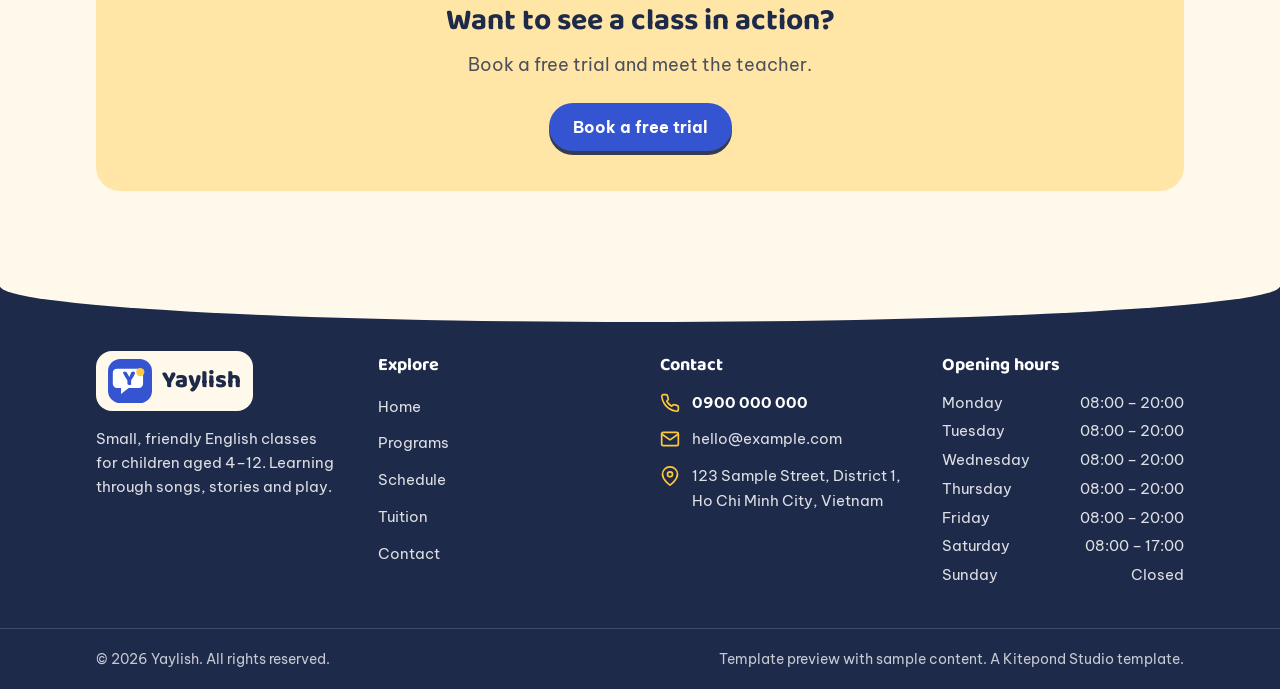
<file: contact.html>
<!doctype html>
<html lang="en">
<head>
<meta name="robots" content="noindex, nofollow">
  <meta charset="utf-8">
  <meta name="viewport" content="width=device-width, initial-scale=1">
  <title data-i18n="meta.contact.title">Contact – Yaylish</title>
  <meta name="description" content="Call, message us on Zalo or Messenger, or visit the center. Opening hours and map." data-i18n-attr="content:meta.contact.desc">
  <meta name="theme-color" content="#3454D1">
  <meta property="og:type" content="website">
  <meta property="og:site_name" content="Yaylish">
  <meta property="og:title" content="Contact – Yaylish" data-i18n-attr="content:meta.contact.title">
  <meta property="og:description" content="Call, message us on Zalo or Messenger, or visit the center. Opening hours and map." data-i18n-attr="content:meta.contact.desc">
  <meta property="og:image" content="https://kitepond.github.io/yaylish-demo/assets/img/og-cover.png">
  <meta name="twitter:card" content="summary_large_image">
  <link rel="icon" href="assets/img/favicon.svg" type="image/svg+xml">
  <script>/* font preload (skipped on file:// where browsers block it) */if(location.protocol!=="file:"){["baloo-2-latin-wght-normal","be-vietnam-pro-latin-400-normal"].forEach(function(f){var l=document.createElement("link");l.rel="preload";l.as="font";l.type="font/woff2";l.crossOrigin="";l.href="assets/fonts/"+f+".woff2";document.head.appendChild(l)})}</script>
  <link rel="stylesheet" href="assets/css/styles.css">
  <!-- Site settings (brand, colors, contact, languages…) – edit site.config.js -->
  <script src="site.config.js"></script>
  <script src="assets/js/boot.js"></script>
</head>
<body data-page="contact" class="bg-cream">
<div role="note" style="background:#243BA0;color:#fff;font:600 13px/1.4 'Be Vietnam Pro',system-ui,sans-serif;text-align:center;padding:8px 12px">Demo preview of the Yaylish template · all names, prices and contact details are sample content · Bản xem thử, toàn bộ nội dung là nội dung mẫu</div>
  <a class="skip-link" href="#main" data-i18n="common.skip">Skip to main content</a>
  <header id="site-header" class="sticky top-0 z-40 border-b border-ink/10 bg-cream/90 backdrop-blur"></header>
  <main id="main">
    <section class="relative overflow-hidden bg-brand-soft/60">
      <div class="container-x py-14 sm:py-20">
        <p class="eyebrow" data-i18n="contact.eyebrow">Contact</p>
        <h1 class="mt-4 max-w-3xl text-4xl text-balance sm:text-5xl" data-i18n="contact.title">Come and say hello</h1>
        <p class="lead mt-4 max-w-2xl" data-i18n="contact.text">Call us, send a message, or visit the center. We are happy to answer any question.</p>
      </div>
    </section>
    <section class="section" aria-label="Come and say hello" data-i18n-attr="aria-label:contact.title">
      <div class="container-x">
        <ul class="grid gap-5 sm:grid-cols-2 lg:grid-cols-4">
        <li><a class="card group flex h-full flex-col !p-6 transition hover:-translate-y-1 hover:shadow-pop" data-cfg-href="tel:|contact.hotline" href="#">
          <span class="flex h-12 w-12 items-center justify-center rounded-2xl bg-lvl1/35 text-ink"><span data-icon="phone" data-icon-class="h-6 w-6"></span></span>
          <h2 class="mt-4 text-xl" data-i18n="contact.hotline">Hotline</h2><p class="mt-1 flex-1 text-[15px] text-muted" data-i18n="contact.hotline.text">Talk to us during opening hours.</p>
          <p class="mt-3 break-words font-bold text-brand-dark"><span data-cfg="contact.hotlineDisplay"></span></p></a></li>
        <li><a class="card group flex h-full flex-col !p-6 transition hover:-translate-y-1 hover:shadow-pop" data-cfg-href="https://zalo.me/|contact.zalo" href="#" target="_blank" rel="noopener noreferrer">
          <span class="flex h-12 w-12 items-center justify-center rounded-2xl bg-lvl4/35 text-ink"><span class="font-display text-sm font-extrabold">Zalo</span></span>
          <h2 class="mt-4 text-xl" data-i18n="contact.zalo">Zalo</h2><p class="mt-1 flex-1 text-[15px] text-muted" data-i18n="contact.zalo.text">Fastest way to reach us in Vietnam.</p>
          <p class="mt-3 break-words font-bold text-brand-dark"><span data-cfg="contact.zalo"></span></p></a></li>
        <li><a class="card group flex h-full flex-col !p-6 transition hover:-translate-y-1 hover:shadow-pop" data-cfg-href="https://m.me/|contact.messenger" href="#" target="_blank" rel="noopener noreferrer">
          <span class="flex h-12 w-12 items-center justify-center rounded-2xl bg-lvl5/30 text-ink"><span data-icon="message" data-icon-class="h-6 w-6"></span></span>
          <h2 class="mt-4 text-xl" data-i18n="contact.messenger">Messenger</h2><p class="mt-1 flex-1 text-[15px] text-muted" data-i18n="contact.messenger.text">Message our Facebook page.</p>
          <p class="mt-3 break-words font-bold text-brand-dark"><span>m.me/<span data-cfg="contact.messenger"></span></span></p></a></li>
        <li><a class="card group flex h-full flex-col !p-6 transition hover:-translate-y-1 hover:shadow-pop" data-cfg-href="mailto:|contact.email" href="#">
          <span class="flex h-12 w-12 items-center justify-center rounded-2xl bg-lvl2/45 text-ink"><span data-icon="mail" data-icon-class="h-6 w-6"></span></span>
          <h2 class="mt-4 text-xl" data-i18n="contact.email">Email</h2><p class="mt-1 flex-1 text-[15px] text-muted" data-i18n="contact.email.text">For longer questions.</p>
          <p class="mt-3 break-words font-bold text-brand-dark"><span data-cfg="contact.email"></span></p></a></li>
        </ul>
        <div class="mt-10 grid items-stretch gap-6 lg:grid-cols-[1fr_380px]">
          <div id="contact-map" class="min-h-[320px]"></div>
          <div class="space-y-6">
            <div class="card !p-6"><h2 class="flex items-center gap-2 text-xl"><span class="text-brand" data-icon="map-pin"></span><span data-i18n="contact.visit">Visit us</span></h2>
              <p id="contact-address" class="mt-3 text-muted"></p>
              <p class="mt-3"><a id="contact-map-link" class="inline-flex min-h-[44px] items-center gap-2 font-bold text-brand-dark underline underline-offset-4" target="_blank" rel="noopener noreferrer" href="#" hidden><span data-i18n="contact.map.open">Open in Google Maps</span><span data-icon="external" data-icon-class="h-4 w-4"></span></a></p></div>
            <div class="card !p-6"><h2 class="flex items-center gap-2 text-xl"><span class="text-brand" data-icon="clock"></span><span data-i18n="contact.hours">Opening hours</span></h2>
              <ul id="contact-hours" class="mt-3"></ul></div>
            <ul id="contact-social" class="flex flex-wrap gap-2"></ul>
          </div>
        </div>
      </div>
    </section>
    <section class="section pt-0" aria-labelledby="cc-h">
      <div class="container-x"><div class="rounded-card bg-accent/40 px-6 py-10 text-center sm:px-12">
        <h2 id="cc-h" class="text-3xl text-balance" data-i18n="contact.cta.title">Want to see a class in action?</h2>
        <p class="mx-auto mt-3 max-w-xl text-lg text-ink/80" data-i18n="contact.cta.text">Book a free trial and meet the teacher.</p>
        <p class="mt-6"><a class="btn btn-secondary" href="book-trial.html" data-i18n="common.bookTrial">Book a free trial</a></p></div></div>
    </section>
  </main>
  <footer id="site-footer"></footer>
  <div id="chat-buttons"></div>
  <noscript><p class="container-x py-6 text-center font-bold" data-i18n="common.needJs">Please enable JavaScript to see this section.</p></noscript>
  <script src="assets/i18n/en.js"></script>
  <script src="assets/i18n/vi.js"></script>
  <script src="assets/js/icons.js"></script>
  <script src="assets/js/core.js"></script>
  <script src="assets/js/contact.js"></script>
</body>
</html>
</file>
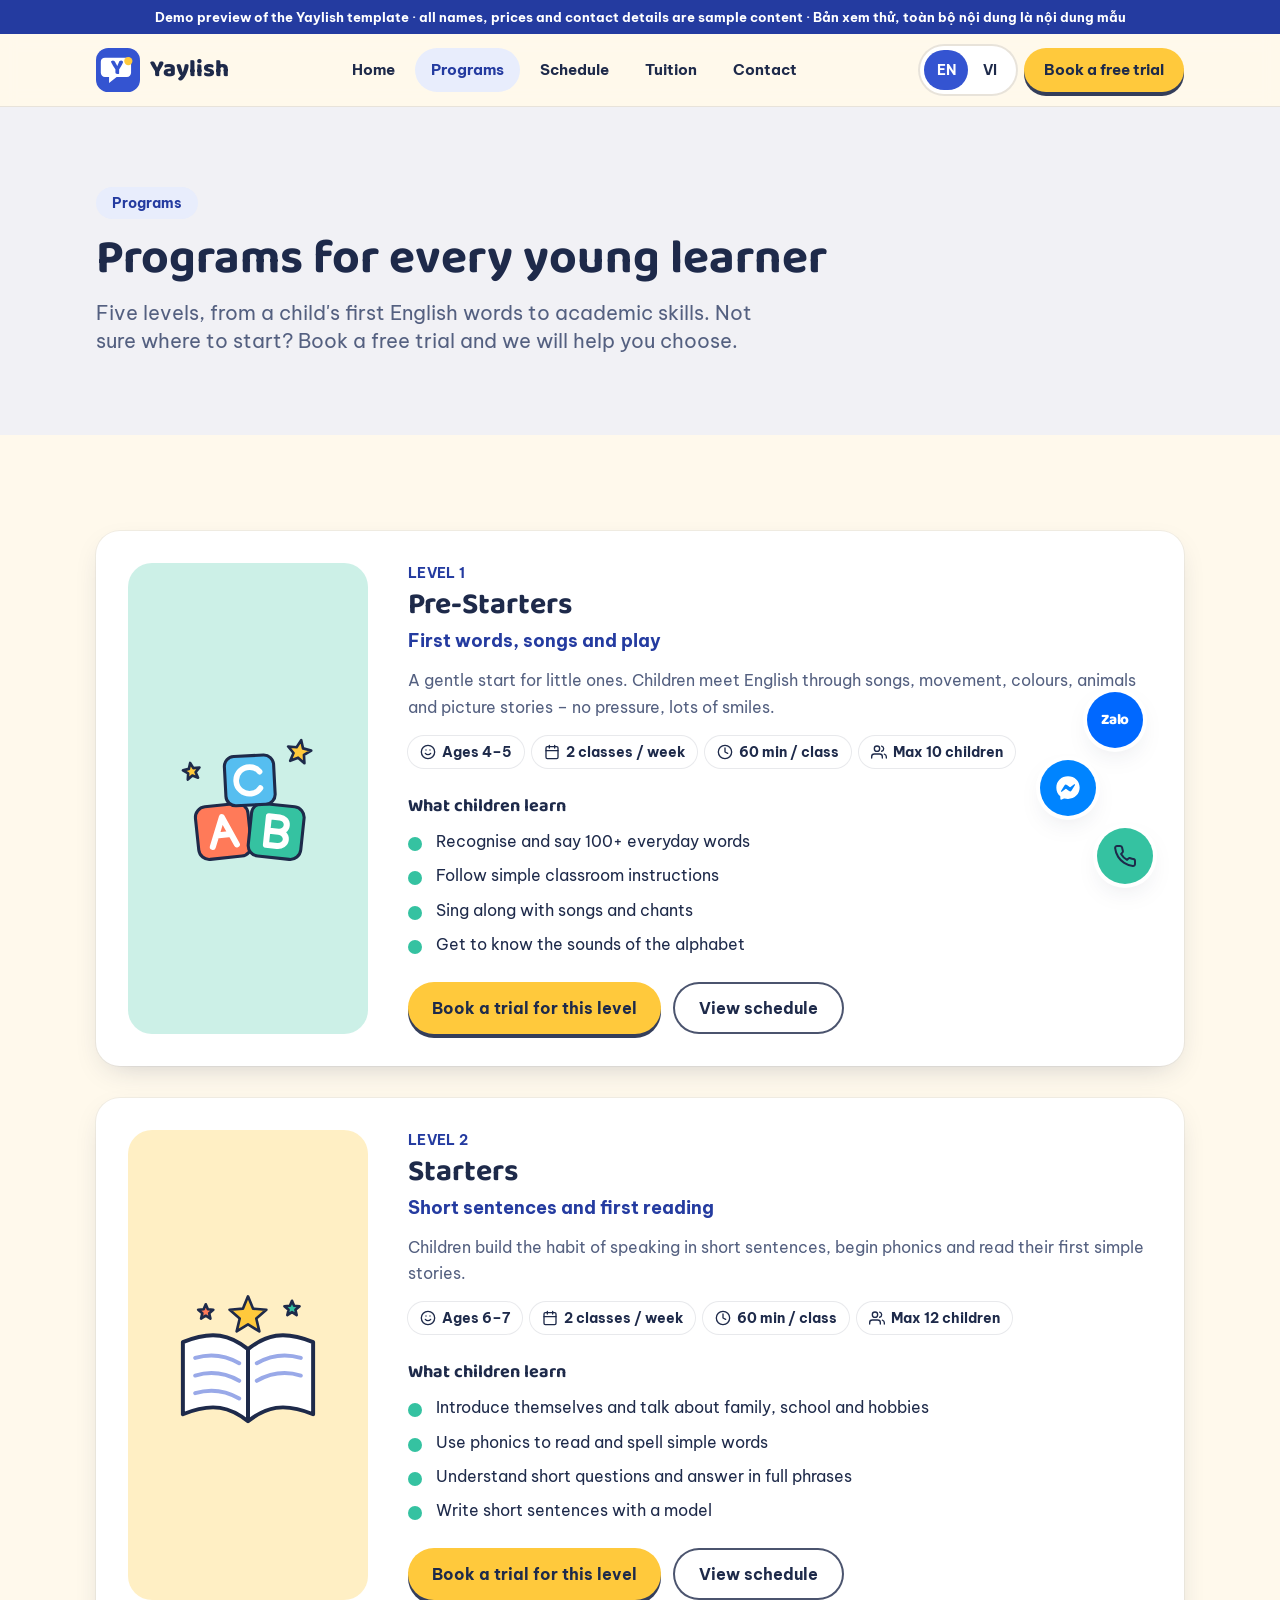
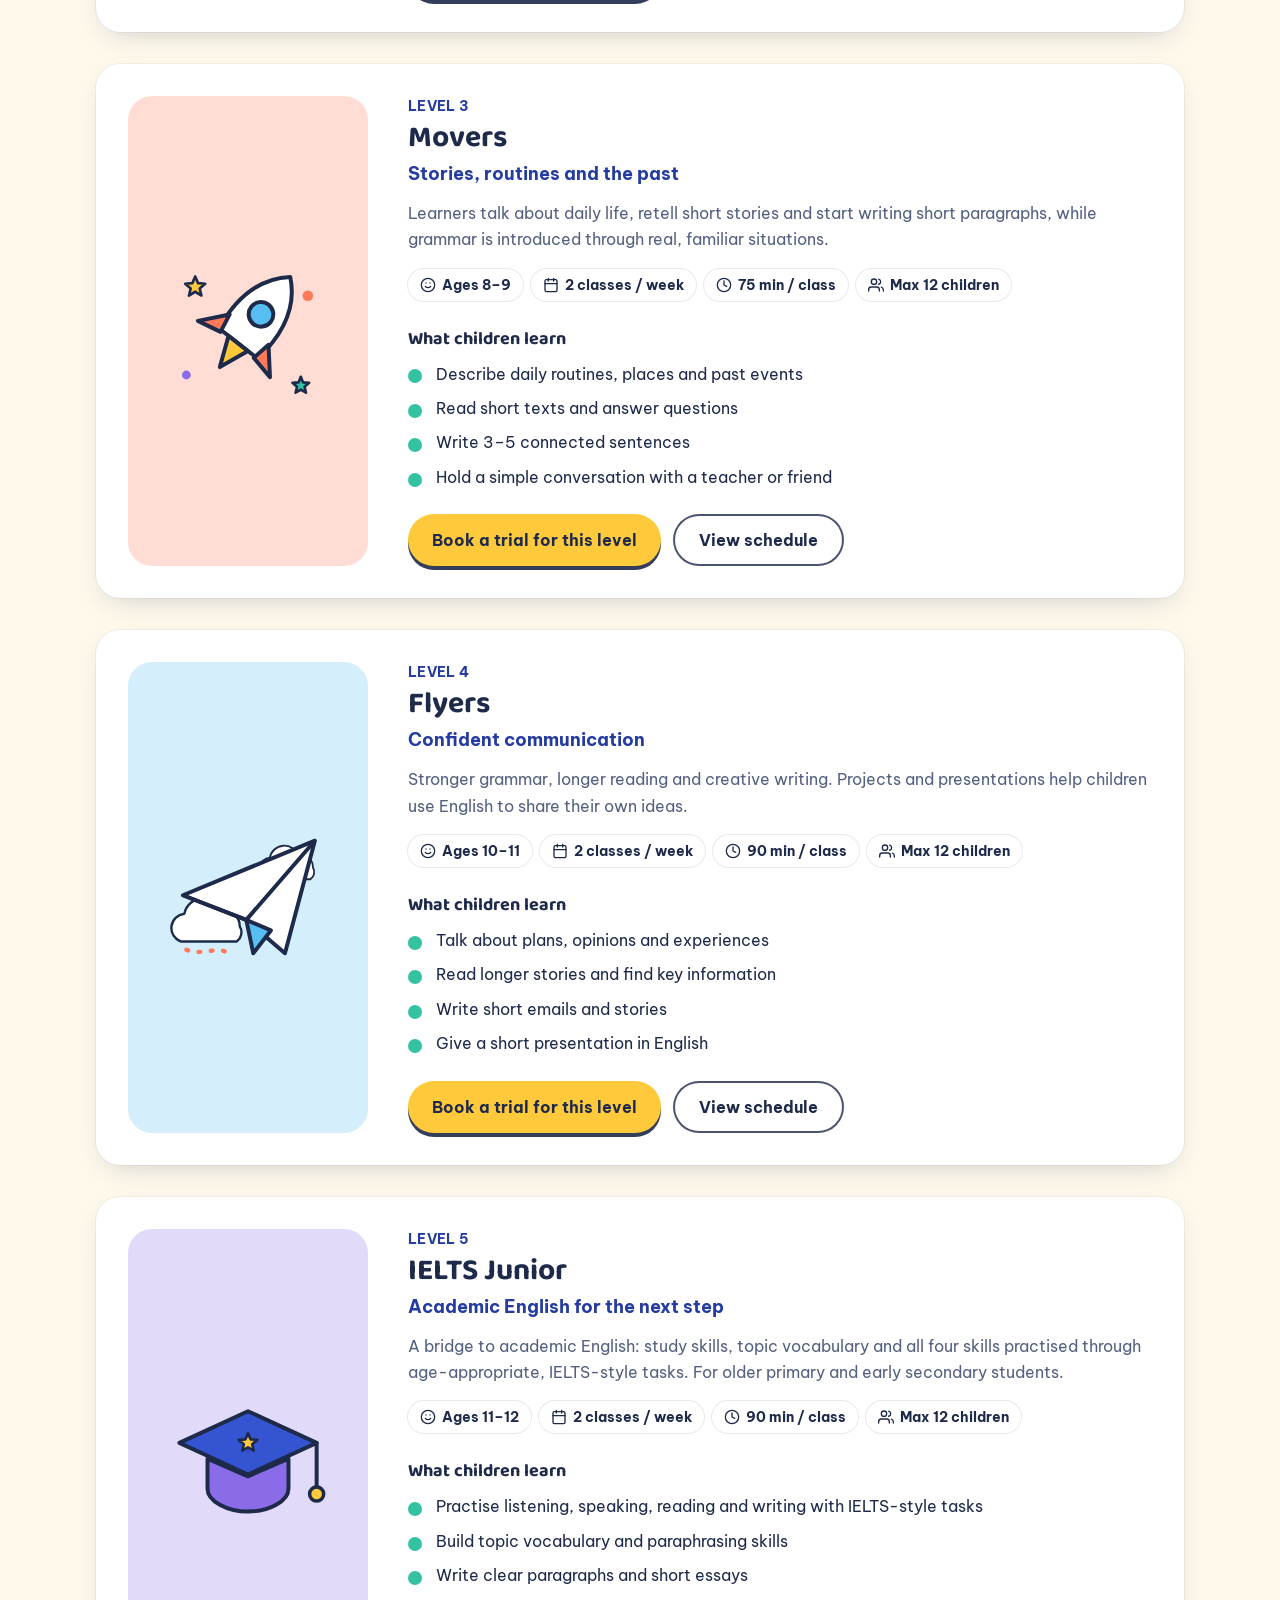
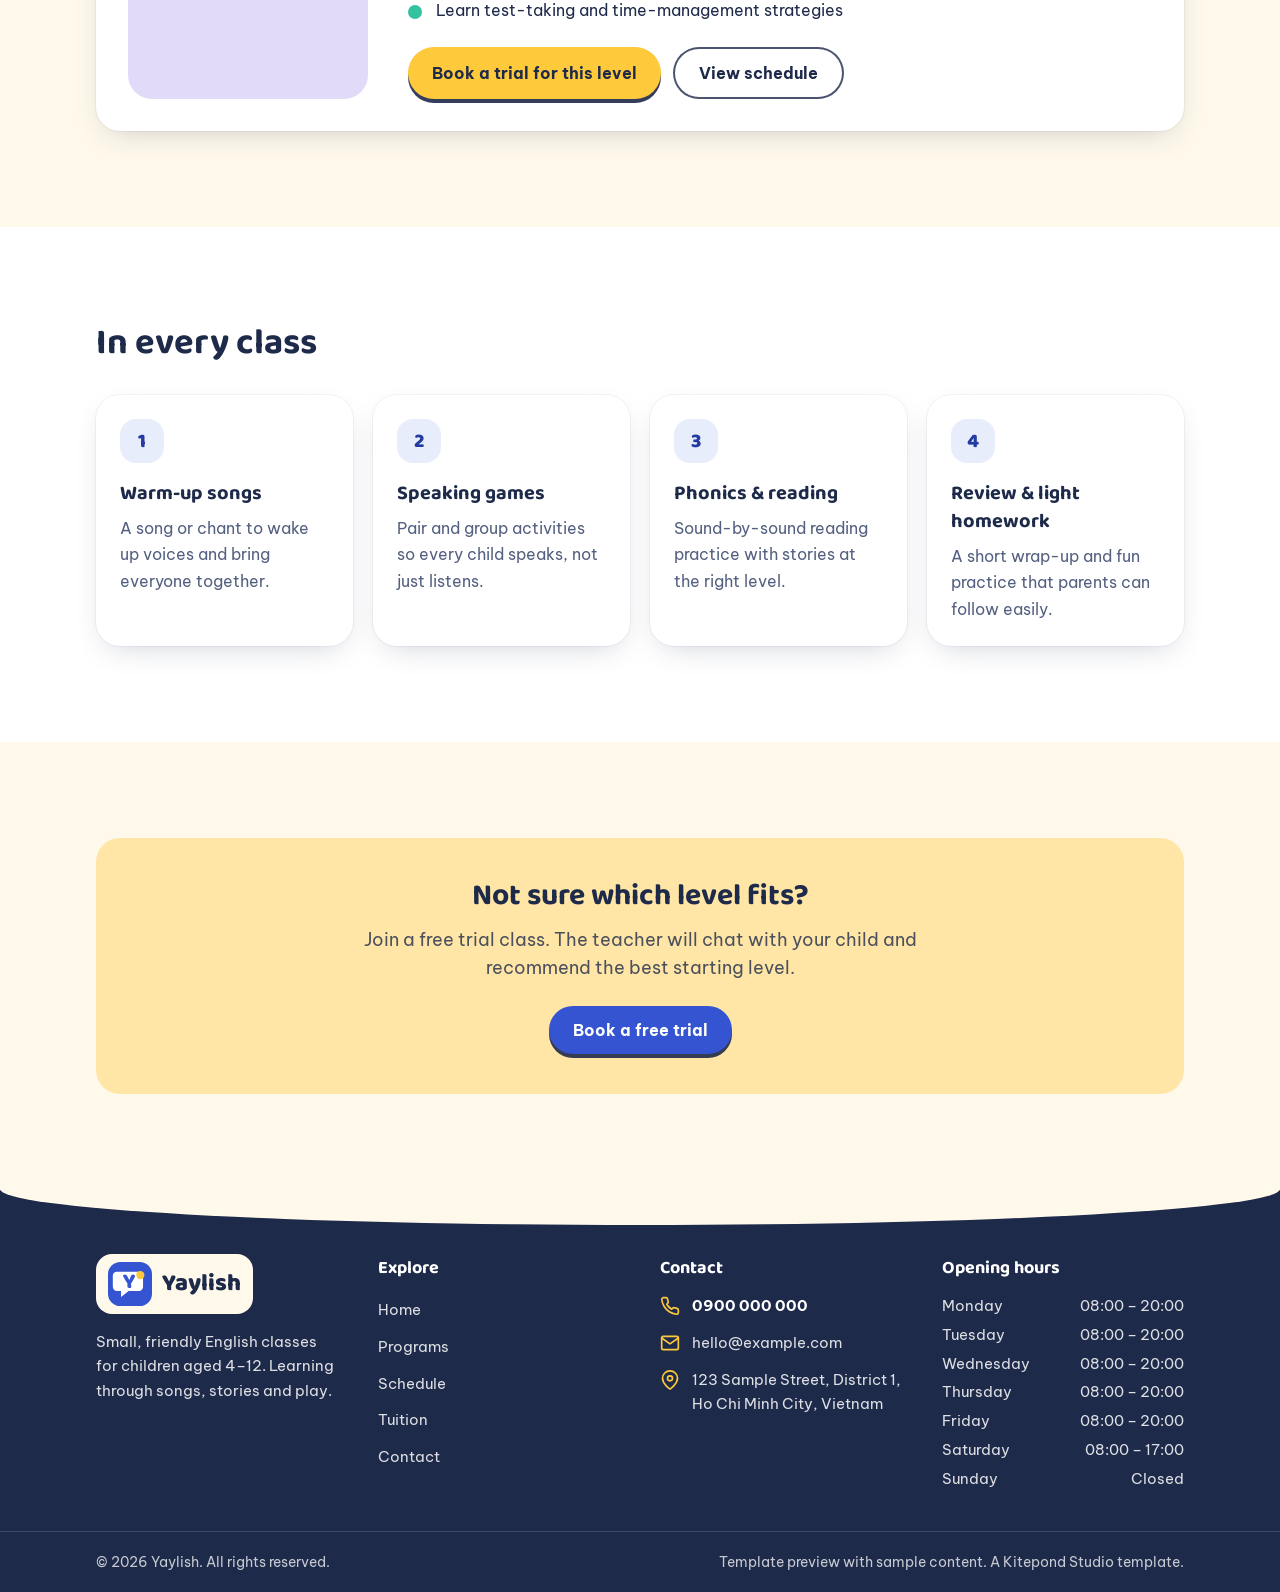
<file: programs.html>
<!doctype html>
<html lang="en">
<head>
<meta name="robots" content="noindex, nofollow">
  <meta charset="utf-8">
  <meta name="viewport" content="width=device-width, initial-scale=1">
  <title data-i18n="meta.programs.title">Programs – Yaylish</title>
  <meta name="description" content="Five English levels for children, from Pre-Starters to IELTS Junior, with age ranges and learning outcomes." data-i18n-attr="content:meta.programs.desc">
  <meta name="theme-color" content="#3454D1">
  <meta property="og:type" content="website">
  <meta property="og:site_name" content="Yaylish">
  <meta property="og:title" content="Programs – Yaylish" data-i18n-attr="content:meta.programs.title">
  <meta property="og:description" content="Five English levels for children, from Pre-Starters to IELTS Junior, with age ranges and learning outcomes." data-i18n-attr="content:meta.programs.desc">
  <meta property="og:image" content="https://kitepond.github.io/yaylish-demo/assets/img/og-cover.png">
  <meta name="twitter:card" content="summary_large_image">
  <link rel="icon" href="assets/img/favicon.svg" type="image/svg+xml">
  <script>/* font preload (skipped on file:// where browsers block it) */if(location.protocol!=="file:"){["baloo-2-latin-wght-normal","be-vietnam-pro-latin-400-normal"].forEach(function(f){var l=document.createElement("link");l.rel="preload";l.as="font";l.type="font/woff2";l.crossOrigin="";l.href="assets/fonts/"+f+".woff2";document.head.appendChild(l)})}</script>
  <link rel="stylesheet" href="assets/css/styles.css">
  <!-- Site settings (brand, colors, contact, languages…) – edit site.config.js -->
  <script src="site.config.js"></script>
  <script src="assets/js/boot.js"></script>
</head>
<body data-page="programs" class="bg-cream">
<div role="note" style="background:#243BA0;color:#fff;font:600 13px/1.4 'Be Vietnam Pro',system-ui,sans-serif;text-align:center;padding:8px 12px">Demo preview of the Yaylish template · all names, prices and contact details are sample content · Bản xem thử, toàn bộ nội dung là nội dung mẫu</div>
  <a class="skip-link" href="#main" data-i18n="common.skip">Skip to main content</a>
  <header id="site-header" class="sticky top-0 z-40 border-b border-ink/10 bg-cream/90 backdrop-blur"></header>
  <main id="main">
    <section class="relative overflow-hidden bg-brand-soft/60">
      <div class="container-x py-14 sm:py-20">
        <p class="eyebrow" data-i18n="programs.eyebrow">Programs</p>
        <h1 class="mt-4 max-w-3xl text-4xl text-balance sm:text-5xl" data-i18n="programs.title">Programs for every young learner</h1>
        <p class="lead mt-4 max-w-2xl" data-i18n="programs.text">Five levels, from a child's first English words to academic skills. Not sure where to start? Book a free trial and we will help you choose.</p>
      </div>
    </section>
    <section class="section" aria-label="Programs" data-i18n-attr="aria-label:nav.programs">
      <div class="container-x"><div id="levels-list" class="space-y-8"></div></div>
    </section>
    <section class="section bg-white" aria-labelledby="every-h">
      <div class="container-x">
        <h2 id="every-h" class="text-3xl text-balance sm:text-4xl" data-i18n="programs.every.title">In every class</h2>
        <ul class="mt-8 grid gap-5 sm:grid-cols-2 lg:grid-cols-4">
        <li class="card !p-6"><span class="flex h-11 w-11 items-center justify-center rounded-2xl bg-brand-soft text-brand-dark font-display text-xl font-extrabold">1</span>
          <h3 class="mt-4 text-xl" data-i18n="programs.every1.title">Warm-up songs</h3><p class="mt-2 text-muted" data-i18n="programs.every1.text">A song or chant to wake up voices and bring everyone together.</p></li>
        <li class="card !p-6"><span class="flex h-11 w-11 items-center justify-center rounded-2xl bg-brand-soft text-brand-dark font-display text-xl font-extrabold">2</span>
          <h3 class="mt-4 text-xl" data-i18n="programs.every2.title">Speaking games</h3><p class="mt-2 text-muted" data-i18n="programs.every2.text">Pair and group activities so every child speaks, not just listens.</p></li>
        <li class="card !p-6"><span class="flex h-11 w-11 items-center justify-center rounded-2xl bg-brand-soft text-brand-dark font-display text-xl font-extrabold">3</span>
          <h3 class="mt-4 text-xl" data-i18n="programs.every3.title">Phonics &amp; reading</h3><p class="mt-2 text-muted" data-i18n="programs.every3.text">Sound-by-sound reading practice with stories at the right level.</p></li>
        <li class="card !p-6"><span class="flex h-11 w-11 items-center justify-center rounded-2xl bg-brand-soft text-brand-dark font-display text-xl font-extrabold">4</span>
          <h3 class="mt-4 text-xl" data-i18n="programs.every4.title">Review &amp; light homework</h3><p class="mt-2 text-muted" data-i18n="programs.every4.text">A short wrap-up and fun practice that parents can follow easily.</p></li>
        </ul>
      </div>
    </section>
    <section class="section" aria-labelledby="ns-h">
      <div class="container-x">
        <div class="rounded-card bg-accent/40 px-6 py-10 text-center sm:px-12">
          <h2 id="ns-h" class="text-3xl text-balance" data-i18n="programs.notsure.title">Not sure which level fits?</h2>
          <p class="mx-auto mt-3 max-w-xl text-lg text-ink/80" data-i18n="programs.notsure.text">Join a free trial class. The teacher will chat with your child and recommend the best starting level.</p>
          <p class="mt-6"><a class="btn btn-secondary" href="book-trial.html" data-i18n="common.bookTrial">Book a free trial</a></p>
        </div>
      </div>
    </section>
  </main>
  <footer id="site-footer"></footer>
  <div id="chat-buttons"></div>
  <noscript><p class="container-x py-6 text-center font-bold" data-i18n="common.needJs">Please enable JavaScript to see this section.</p></noscript>
  <script src="assets/i18n/en.js"></script>
  <script src="assets/i18n/vi.js"></script>
  <script src="assets/data/levels.js"></script>
  <script src="assets/js/icons.js"></script>
  <script src="assets/js/core.js"></script>
  <script src="assets/js/programs.js"></script>
</body>
</html>
</file>
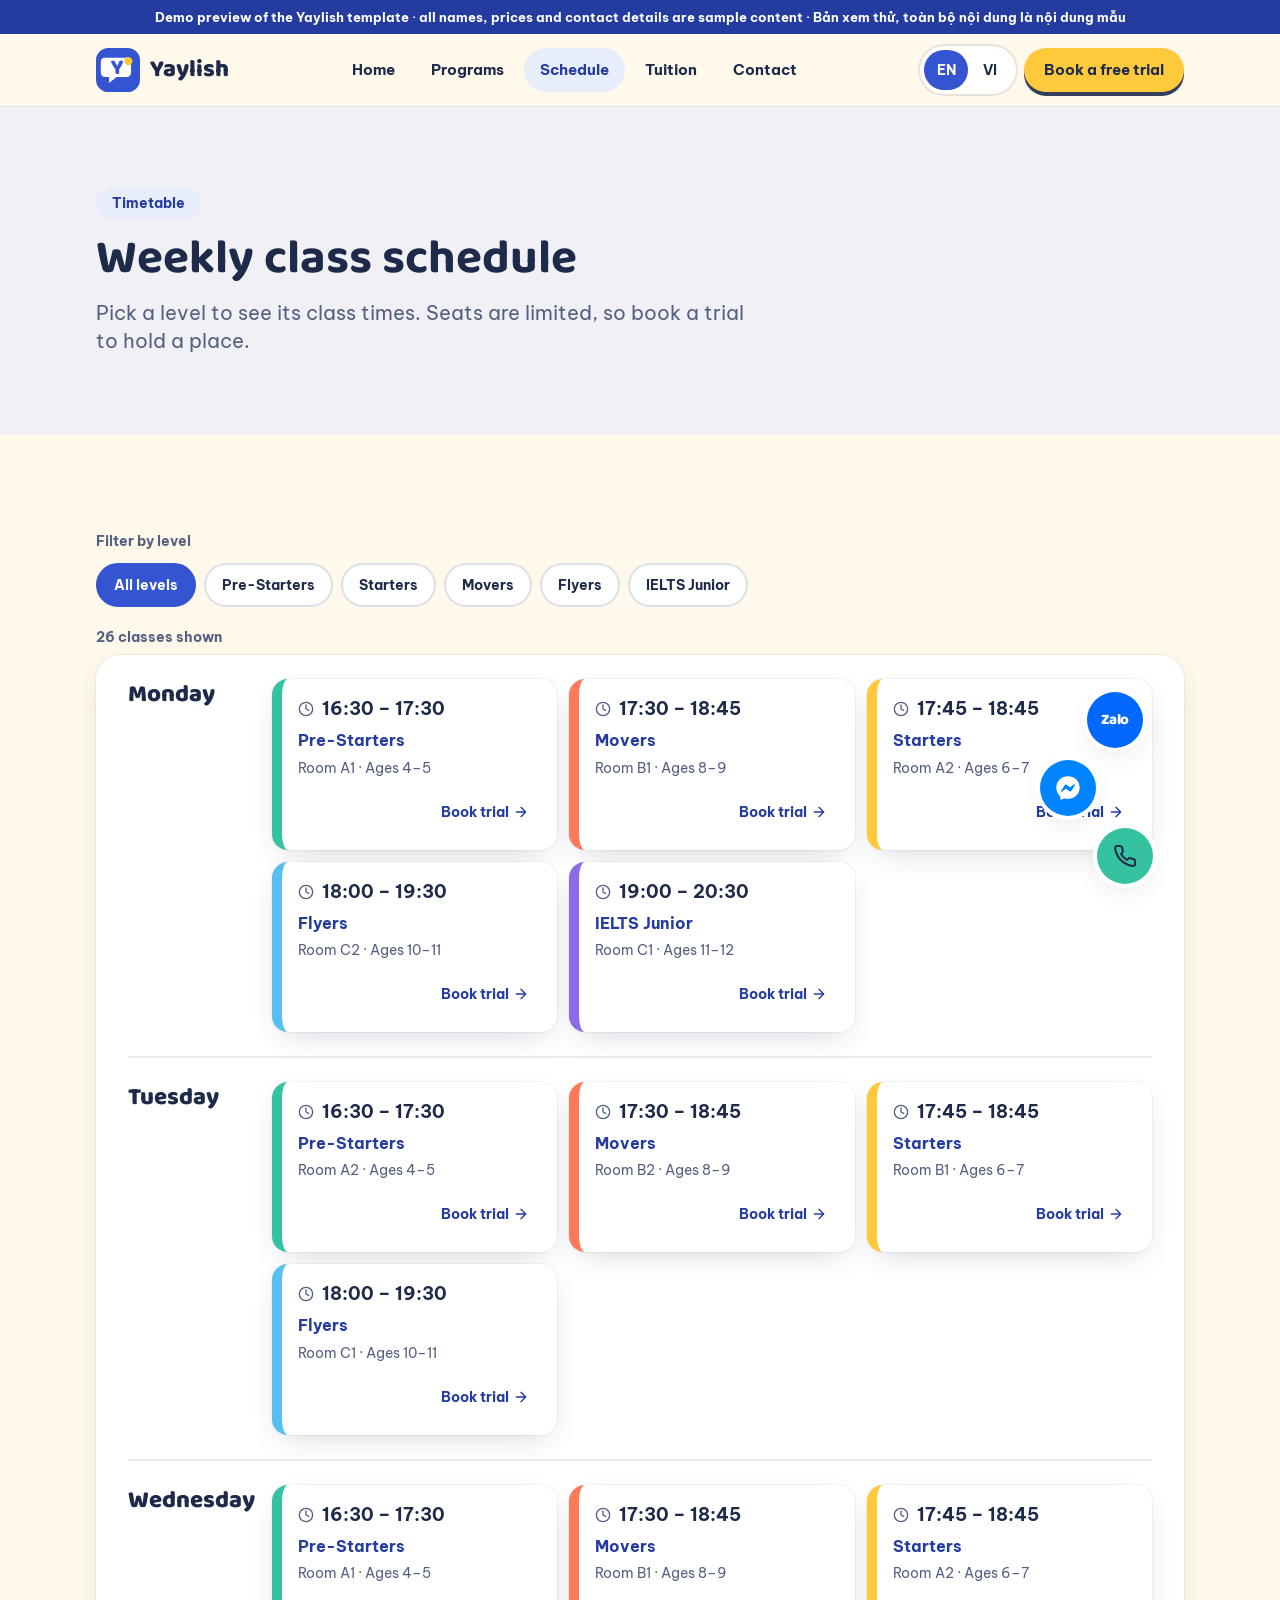
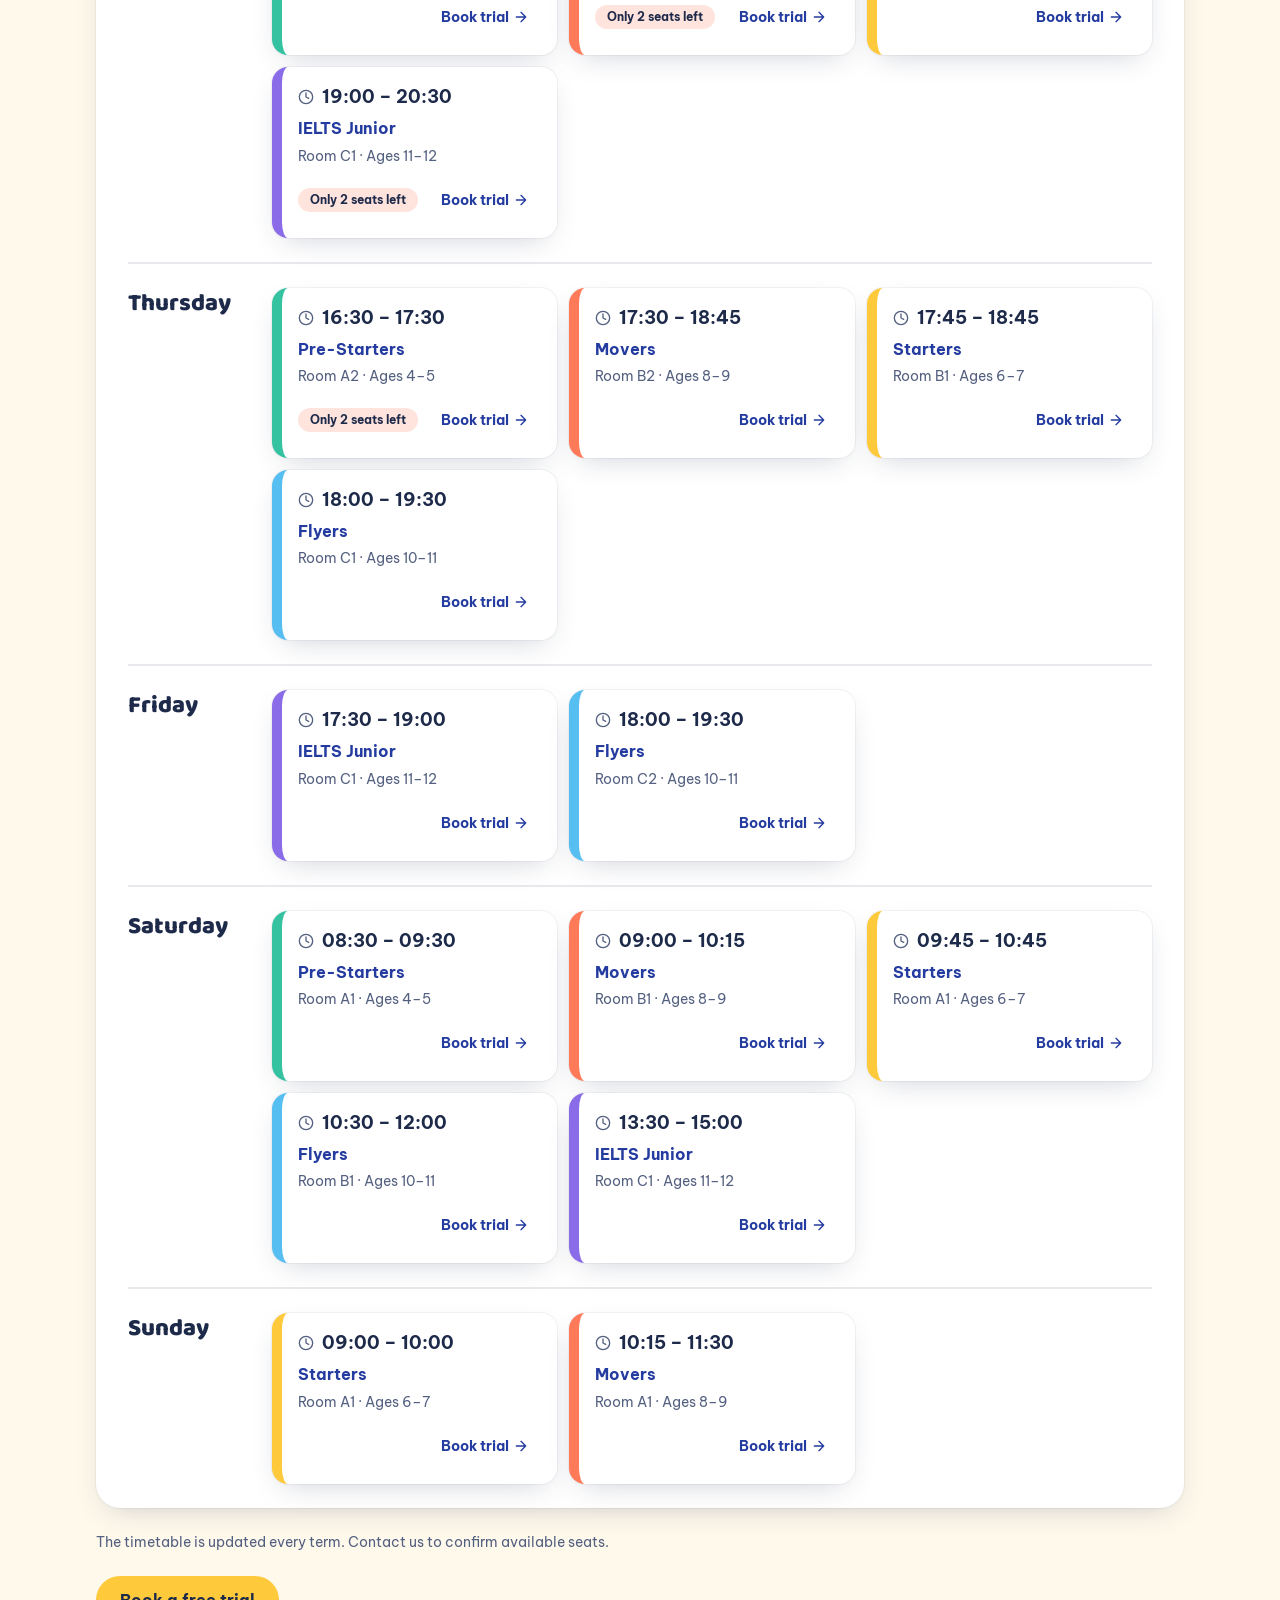
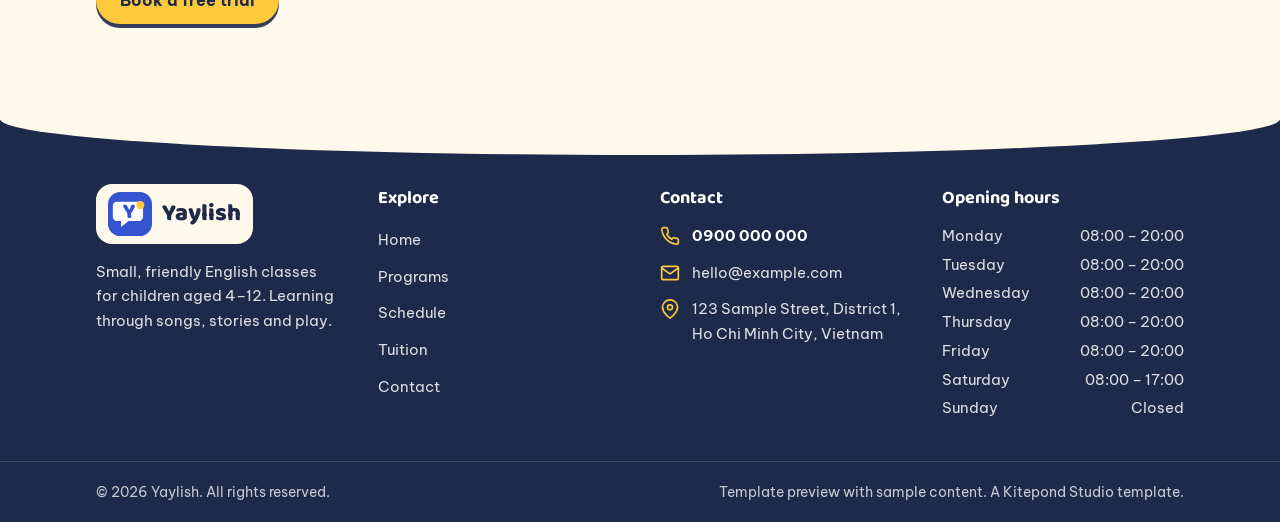
<file: schedule.html>
<!doctype html>
<html lang="en">
<head>
<meta name="robots" content="noindex, nofollow">
  <meta charset="utf-8">
  <meta name="viewport" content="width=device-width, initial-scale=1">
  <title data-i18n="meta.schedule.title">Class schedule – Yaylish</title>
  <meta name="description" content="See the weekly class timetable and filter by level to find a time that fits your family." data-i18n-attr="content:meta.schedule.desc">
  <meta name="theme-color" content="#3454D1">
  <meta property="og:type" content="website">
  <meta property="og:site_name" content="Yaylish">
  <meta property="og:title" content="Class schedule – Yaylish" data-i18n-attr="content:meta.schedule.title">
  <meta property="og:description" content="See the weekly class timetable and filter by level to find a time that fits your family." data-i18n-attr="content:meta.schedule.desc">
  <meta property="og:image" content="https://kitepond.github.io/yaylish-demo/assets/img/og-cover.png">
  <meta name="twitter:card" content="summary_large_image">
  <link rel="icon" href="assets/img/favicon.svg" type="image/svg+xml">
  <script>/* font preload (skipped on file:// where browsers block it) */if(location.protocol!=="file:"){["baloo-2-latin-wght-normal","be-vietnam-pro-latin-400-normal"].forEach(function(f){var l=document.createElement("link");l.rel="preload";l.as="font";l.type="font/woff2";l.crossOrigin="";l.href="assets/fonts/"+f+".woff2";document.head.appendChild(l)})}</script>
  <link rel="stylesheet" href="assets/css/styles.css">
  <!-- Site settings (brand, colors, contact, languages…) – edit site.config.js -->
  <script src="site.config.js"></script>
  <script src="assets/js/boot.js"></script>
</head>
<body data-page="schedule" class="bg-cream">
<div role="note" style="background:#243BA0;color:#fff;font:600 13px/1.4 'Be Vietnam Pro',system-ui,sans-serif;text-align:center;padding:8px 12px">Demo preview of the Yaylish template · all names, prices and contact details are sample content · Bản xem thử, toàn bộ nội dung là nội dung mẫu</div>
  <a class="skip-link" href="#main" data-i18n="common.skip">Skip to main content</a>
  <header id="site-header" class="sticky top-0 z-40 border-b border-ink/10 bg-cream/90 backdrop-blur"></header>
  <main id="main">
    <section class="relative overflow-hidden bg-brand-soft/60">
      <div class="container-x py-14 sm:py-20">
        <p class="eyebrow" data-i18n="schedule.eyebrow">Timetable</p>
        <h1 class="mt-4 max-w-3xl text-4xl text-balance sm:text-5xl" data-i18n="schedule.title">Weekly class schedule</h1>
        <p class="lead mt-4 max-w-2xl" data-i18n="schedule.text">Pick a level to see its class times. Seats are limited, so book a trial to hold a place.</p>
      </div>
    </section>
    <section class="section" aria-labelledby="sch-h">
      <div class="container-x">
        <h2 id="sch-h" class="sr-only" data-i18n="schedule.title">Weekly class schedule</h2>
        <div role="group" aria-labelledby="flt-l">
          <p id="flt-l" class="mb-3 text-sm font-bold text-muted" data-i18n="schedule.filter">Filter by level</p>
          <div id="schedule-filters" class="flex flex-wrap gap-2"></div>
        </div>
        <p id="schedule-count" class="mt-5 text-sm font-bold text-muted" role="status" aria-live="polite"></p>
        <div id="schedule-grid" class="mt-2 rounded-card bg-surface px-5 shadow-soft ring-1 ring-ink/5 sm:px-8"></div>
        <p class="mt-6 text-sm text-muted" data-i18n="schedule.note">The timetable is updated every term. Contact us to confirm available seats.</p>
        <p class="mt-6"><a class="btn btn-primary" href="book-trial.html" data-i18n="common.bookTrial">Book a free trial</a></p>
      </div>
    </section>
  </main>
  <footer id="site-footer"></footer>
  <div id="chat-buttons"></div>
  <noscript><p class="container-x py-6 text-center font-bold" data-i18n="common.needJs">Please enable JavaScript to see this section.</p></noscript>
  <script src="assets/i18n/en.js"></script>
  <script src="assets/i18n/vi.js"></script>
  <script src="assets/data/levels.js"></script>
  <script src="assets/data/schedule.js"></script>
  <script src="assets/js/icons.js"></script>
  <script src="assets/js/core.js"></script>
  <script src="assets/js/schedule.js"></script>
</body>
</html>
</file>
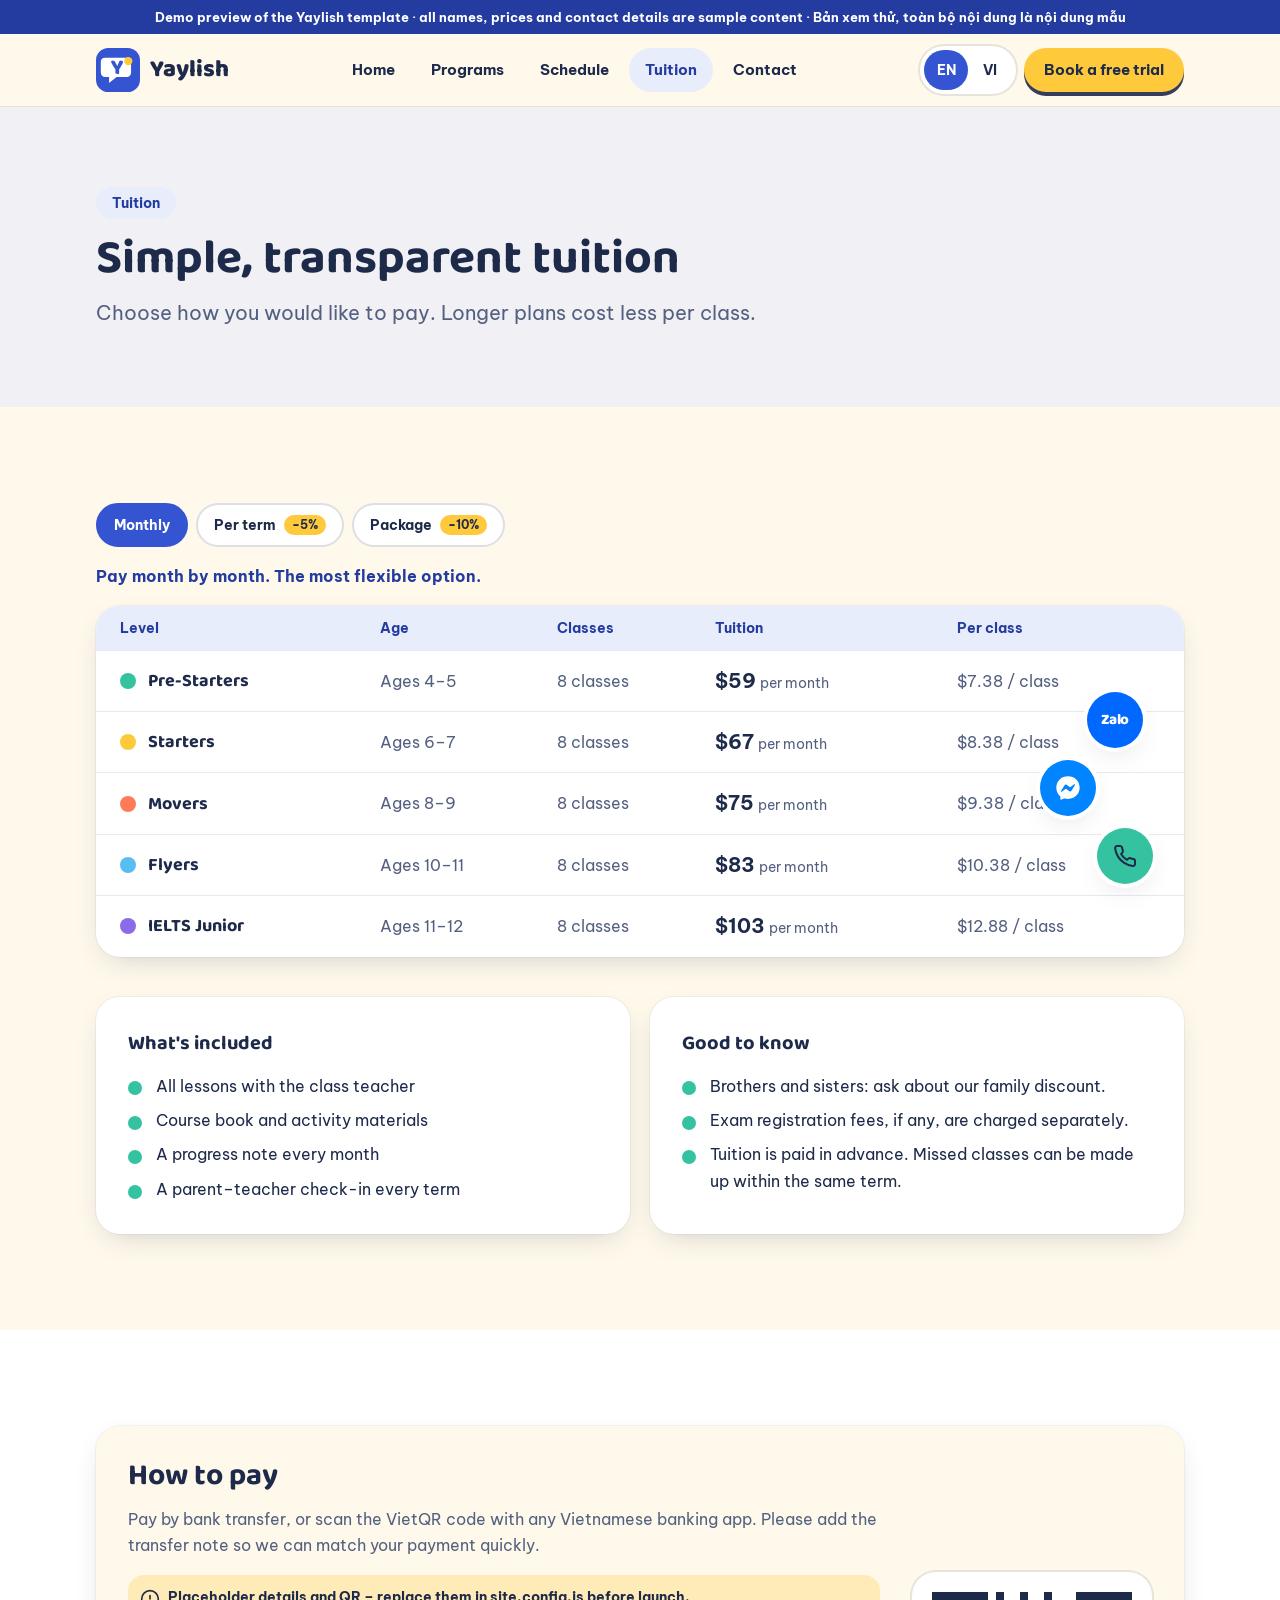
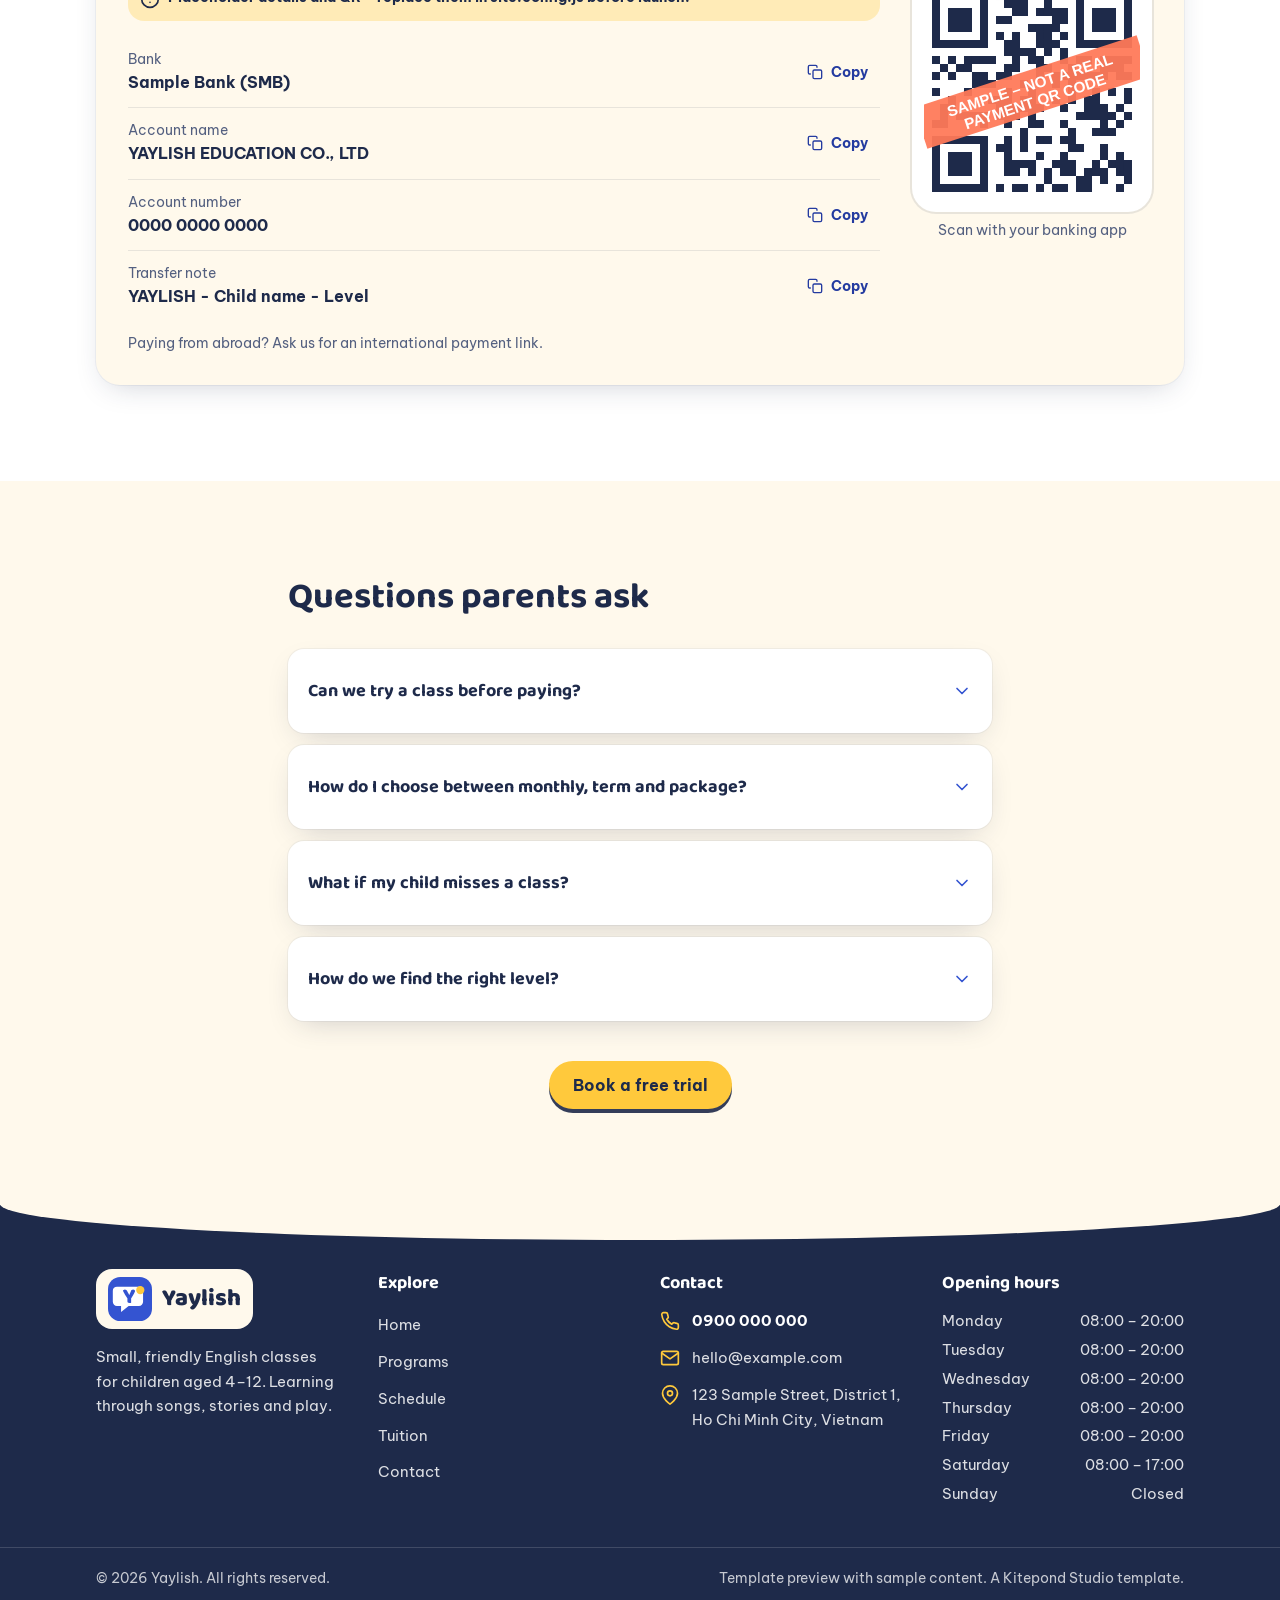
<file: tuition.html>
<!doctype html>
<html lang="en">
<head>
<meta name="robots" content="noindex, nofollow">
  <meta charset="utf-8">
  <meta name="viewport" content="width=device-width, initial-scale=1">
  <title data-i18n="meta.tuition.title">Tuition – Yaylish</title>
  <meta name="description" content="Clear tuition for every level. Choose monthly, term or package pricing and pay by bank transfer or VietQR." data-i18n-attr="content:meta.tuition.desc">
  <meta name="theme-color" content="#3454D1">
  <meta property="og:type" content="website">
  <meta property="og:site_name" content="Yaylish">
  <meta property="og:title" content="Tuition – Yaylish" data-i18n-attr="content:meta.tuition.title">
  <meta property="og:description" content="Clear tuition for every level. Choose monthly, term or package pricing and pay by bank transfer or VietQR." data-i18n-attr="content:meta.tuition.desc">
  <meta property="og:image" content="https://kitepond.github.io/yaylish-demo/assets/img/og-cover.png">
  <meta name="twitter:card" content="summary_large_image">
  <link rel="icon" href="assets/img/favicon.svg" type="image/svg+xml">
  <script>/* font preload (skipped on file:// where browsers block it) */if(location.protocol!=="file:"){["baloo-2-latin-wght-normal","be-vietnam-pro-latin-400-normal"].forEach(function(f){var l=document.createElement("link");l.rel="preload";l.as="font";l.type="font/woff2";l.crossOrigin="";l.href="assets/fonts/"+f+".woff2";document.head.appendChild(l)})}</script>
  <link rel="stylesheet" href="assets/css/styles.css">
  <!-- Site settings (brand, colors, contact, languages…) – edit site.config.js -->
  <script src="site.config.js"></script>
  <script src="assets/js/boot.js"></script>
</head>
<body data-page="tuition" class="bg-cream">
<div role="note" style="background:#243BA0;color:#fff;font:600 13px/1.4 'Be Vietnam Pro',system-ui,sans-serif;text-align:center;padding:8px 12px">Demo preview of the Yaylish template · all names, prices and contact details are sample content · Bản xem thử, toàn bộ nội dung là nội dung mẫu</div>
  <a class="skip-link" href="#main" data-i18n="common.skip">Skip to main content</a>
  <header id="site-header" class="sticky top-0 z-40 border-b border-ink/10 bg-cream/90 backdrop-blur"></header>
  <main id="main">
    <section class="relative overflow-hidden bg-brand-soft/60">
      <div class="container-x py-14 sm:py-20">
        <p class="eyebrow" data-i18n="tuition.eyebrow">Tuition</p>
        <h1 class="mt-4 max-w-3xl text-4xl text-balance sm:text-5xl" data-i18n="tuition.title">Simple, transparent tuition</h1>
        <p class="lead mt-4 max-w-2xl" data-i18n="tuition.text">Choose how you would like to pay. Longer plans cost less per class.</p>
      </div>
    </section>
    <section class="section" aria-labelledby="tt-h">
      <div class="container-x">
        <h2 id="tt-h" class="sr-only" data-i18n="tuition.title">Simple, transparent tuition</h2>
        <div role="radiogroup" id="tuition-toggle" class="flex flex-wrap gap-2" data-i18n-attr="aria-label:tuition.toggle" aria-label="Payment plan"></div>
        <p id="tuition-plan-desc" class="mt-4 min-h-[1.5rem] font-bold text-brand-dark" aria-live="polite"></p>
        <div id="tuition-table" class="mt-4"></div>
        <div class="mt-10 grid gap-5 md:grid-cols-2">
          <div class="card"><h3 class="text-xl" data-i18n="tuition.included.title">What's included</h3><ul class="prose-list mt-4 space-y-2"><li data-i18n="tuition.included1">All lessons with the class teacher</li><li data-i18n="tuition.included2">Course book and activity materials</li><li data-i18n="tuition.included3">A progress note every month</li><li data-i18n="tuition.included4">A parent–teacher check-in every term</li></ul></div>
          <div class="card"><h3 class="text-xl" data-i18n="tuition.extra.title">Good to know</h3><ul class="prose-list mt-4 space-y-2"><li data-i18n="tuition.extra1">Brothers and sisters: ask about our family discount.</li><li data-i18n="tuition.extra2">Exam registration fees, if any, are charged separately.</li><li data-i18n="tuition.extra3">Tuition is paid in advance. Missed classes can be made up within the same term.</li></ul></div>
        </div>
      </div>
    </section>
    <section class="section bg-white" aria-label="How to pay" data-i18n-attr="aria-label:tuition.pay.title">
      <div class="container-x"><div id="payment-block" class="card bg-cream" hidden></div></div>
    </section>
    <section class="section" aria-labelledby="faq-h">
      <div class="container-x max-w-3xl">
        <h2 id="faq-h" class="text-3xl text-balance sm:text-4xl" data-i18n="tuition.faq.title">Questions parents ask</h2>
        <div class="mt-8 space-y-3">
        <details class="group rounded-2xl bg-white p-5 shadow-soft ring-1 ring-ink/5">
          <summary class="flex min-h-[44px] cursor-pointer list-none items-center justify-between gap-4 rounded-xl font-display text-lg font-bold"><span data-i18n="tuition.faq1.q">Can we try a class before paying?</span><span class="shrink-0 text-brand transition group-open:rotate-180" data-icon="chevron-down"></span></summary>
          <p class="mt-3 text-muted" data-i18n="tuition.faq1.a">Yes. Every new family can join one free trial class. There is no payment and no obligation.</p></details>
        <details class="group rounded-2xl bg-white p-5 shadow-soft ring-1 ring-ink/5">
          <summary class="flex min-h-[44px] cursor-pointer list-none items-center justify-between gap-4 rounded-xl font-display text-lg font-bold"><span data-i18n="tuition.faq2.q">How do I choose between monthly, term and package?</span><span class="shrink-0 text-brand transition group-open:rotate-180" data-icon="chevron-down"></span></summary>
          <p class="mt-3 text-muted" data-i18n="tuition.faq2.a">Monthly is the most flexible. Term and package plans cost less per class if you plan to stay for longer.</p></details>
        <details class="group rounded-2xl bg-white p-5 shadow-soft ring-1 ring-ink/5">
          <summary class="flex min-h-[44px] cursor-pointer list-none items-center justify-between gap-4 rounded-xl font-display text-lg font-bold"><span data-i18n="tuition.faq3.q">What if my child misses a class?</span><span class="shrink-0 text-brand transition group-open:rotate-180" data-icon="chevron-down"></span></summary>
          <p class="mt-3 text-muted" data-i18n="tuition.faq3.a">You can make up a missed class in another session of the same level within the term, depending on available seats.</p></details>
        <details class="group rounded-2xl bg-white p-5 shadow-soft ring-1 ring-ink/5">
          <summary class="flex min-h-[44px] cursor-pointer list-none items-center justify-between gap-4 rounded-xl font-display text-lg font-bold"><span data-i18n="tuition.faq4.q">How do we find the right level?</span><span class="shrink-0 text-brand transition group-open:rotate-180" data-icon="chevron-down"></span></summary>
          <p class="mt-3 text-muted" data-i18n="tuition.faq4.a">Book a free trial. The teacher will chat with your child, then recommend the best level.</p></details>
        </div>
        <p class="mt-10 text-center"><a class="btn btn-primary" href="book-trial.html" data-i18n="common.bookTrial">Book a free trial</a></p>
      </div>
    </section>
  </main>
  <footer id="site-footer"></footer>
  <div id="chat-buttons"></div>
  <noscript><p class="container-x py-6 text-center font-bold" data-i18n="common.needJs">Please enable JavaScript to see this section.</p></noscript>
  <script src="assets/i18n/en.js"></script>
  <script src="assets/i18n/vi.js"></script>
  <script src="assets/data/levels.js"></script>
  <script src="assets/data/tuition.js"></script>
  <script src="assets/js/icons.js"></script>
  <script src="assets/js/core.js"></script>
  <script src="assets/js/tuition.js"></script>
</body>
</html>
</file>
<file: assets/css/styles.css>
@font-face{font-family:Baloo\ 2;font-style:normal;font-weight:400 800;font-display:swap;src:url(../fonts/baloo-2-vietnamese-wght-normal.woff2) format("woff2");unicode-range:u+0102-0103,u+0110-0111,u+0128-0129,u+0168-0169,u+01a0-01a1,u+01af-01b0,u+0300-0301,u+0303-0304,u+0308-0309,u+0323,u+0329,u+1ea0-1ef9,u+20ab}@font-face{font-family:Baloo\ 2;font-style:normal;font-weight:400 800;font-display:swap;src:url(../fonts/baloo-2-latin-wght-normal.woff2) format("woff2");unicode-range:u+00??,u+0131,u+0152-0153,u+02bb-02bc,u+02c6,u+02da,u+02dc,u+0304,u+0308,u+0329,u+2000-206f,u+20ac,u+2122,u+2191,u+2193,u+2212,u+2215,u+feff,u+fffd}@font-face{font-family:Be Vietnam Pro;font-style:normal;font-weight:400;font-display:swap;src:url(../fonts/be-vietnam-pro-vietnamese-400-normal.woff2) format("woff2");unicode-range:u+0102-0103,u+0110-0111,u+0128-0129,u+0168-0169,u+01a0-01a1,u+01af-01b0,u+0300-0301,u+0303-0304,u+0308-0309,u+0323,u+0329,u+1ea0-1ef9,u+20ab}@font-face{font-family:Be Vietnam Pro;font-style:normal;font-weight:400;font-display:swap;src:url(../fonts/be-vietnam-pro-latin-400-normal.woff2) format("woff2");unicode-range:u+00??,u+0131,u+0152-0153,u+02bb-02bc,u+02c6,u+02da,u+02dc,u+0304,u+0308,u+0329,u+2000-206f,u+20ac,u+2122,u+2191,u+2193,u+2212,u+2215,u+feff,u+fffd}@font-face{font-family:Be Vietnam Pro;font-style:normal;font-weight:500;font-display:swap;src:url(../fonts/be-vietnam-pro-vietnamese-500-normal.woff2) format("woff2");unicode-range:u+0102-0103,u+0110-0111,u+0128-0129,u+0168-0169,u+01a0-01a1,u+01af-01b0,u+0300-0301,u+0303-0304,u+0308-0309,u+0323,u+0329,u+1ea0-1ef9,u+20ab}@font-face{font-family:Be Vietnam Pro;font-style:normal;font-weight:500;font-display:swap;src:url(../fonts/be-vietnam-pro-latin-500-normal.woff2) format("woff2");unicode-range:u+00??,u+0131,u+0152-0153,u+02bb-02bc,u+02c6,u+02da,u+02dc,u+0304,u+0308,u+0329,u+2000-206f,u+20ac,u+2122,u+2191,u+2193,u+2212,u+2215,u+feff,u+fffd}@font-face{font-family:Be Vietnam Pro;font-style:normal;font-weight:700;font-display:swap;src:url(../fonts/be-vietnam-pro-vietnamese-700-normal.woff2) format("woff2");unicode-range:u+0102-0103,u+0110-0111,u+0128-0129,u+0168-0169,u+01a0-01a1,u+01af-01b0,u+0300-0301,u+0303-0304,u+0308-0309,u+0323,u+0329,u+1ea0-1ef9,u+20ab}@font-face{font-family:Be Vietnam Pro;font-style:normal;font-weight:700;font-display:swap;src:url(../fonts/be-vietnam-pro-latin-700-normal.woff2) format("woff2");unicode-range:u+00??,u+0131,u+0152-0153,u+02bb-02bc,u+02c6,u+02da,u+02dc,u+0304,u+0308,u+0329,u+2000-206f,u+20ac,u+2122,u+2191,u+2193,u+2212,u+2215,u+feff,u+fffd}*,:after,:before{--tw-border-spacing-x:0;--tw-border-spacing-y:0;--tw-translate-x:0;--tw-translate-y:0;--tw-rotate:0;--tw-skew-x:0;--tw-skew-y:0;--tw-scale-x:1;--tw-scale-y:1;--tw-pan-x: ;--tw-pan-y: ;--tw-pinch-zoom: ;--tw-scroll-snap-strictness:proximity;--tw-gradient-from-position: ;--tw-gradient-via-position: ;--tw-gradient-to-position: ;--tw-ordinal: ;--tw-slashed-zero: ;--tw-numeric-figure: ;--tw-numeric-spacing: ;--tw-numeric-fraction: ;--tw-ring-inset: ;--tw-ring-offset-width:0px;--tw-ring-offset-color:#fff;--tw-ring-color:rgba(59,130,246,.5);--tw-ring-offset-shadow:0 0 #0000;--tw-ring-shadow:0 0 #0000;--tw-shadow:0 0 #0000;--tw-shadow-colored:0 0 #0000;--tw-blur: ;--tw-brightness: ;--tw-contrast: ;--tw-grayscale: ;--tw-hue-rotate: ;--tw-invert: ;--tw-saturate: ;--tw-sepia: ;--tw-drop-shadow: ;--tw-backdrop-blur: ;--tw-backdrop-brightness: ;--tw-backdrop-contrast: ;--tw-backdrop-grayscale: ;--tw-backdrop-hue-rotate: ;--tw-backdrop-invert: ;--tw-backdrop-opacity: ;--tw-backdrop-saturate: ;--tw-backdrop-sepia: ;--tw-contain-size: ;--tw-contain-layout: ;--tw-contain-paint: ;--tw-contain-style: }::backdrop{--tw-border-spacing-x:0;--tw-border-spacing-y:0;--tw-translate-x:0;--tw-translate-y:0;--tw-rotate:0;--tw-skew-x:0;--tw-skew-y:0;--tw-scale-x:1;--tw-scale-y:1;--tw-pan-x: ;--tw-pan-y: ;--tw-pinch-zoom: ;--tw-scroll-snap-strictness:proximity;--tw-gradient-from-position: ;--tw-gradient-via-position: ;--tw-gradient-to-position: ;--tw-ordinal: ;--tw-slashed-zero: ;--tw-numeric-figure: ;--tw-numeric-spacing: ;--tw-numeric-fraction: ;--tw-ring-inset: ;--tw-ring-offset-width:0px;--tw-ring-offset-color:#fff;--tw-ring-color:rgba(59,130,246,.5);--tw-ring-offset-shadow:0 0 #0000;--tw-ring-shadow:0 0 #0000;--tw-shadow:0 0 #0000;--tw-shadow-colored:0 0 #0000;--tw-blur: ;--tw-brightness: ;--tw-contrast: ;--tw-grayscale: ;--tw-hue-rotate: ;--tw-invert: ;--tw-saturate: ;--tw-sepia: ;--tw-drop-shadow: ;--tw-backdrop-blur: ;--tw-backdrop-brightness: ;--tw-backdrop-contrast: ;--tw-backdrop-grayscale: ;--tw-backdrop-hue-rotate: ;--tw-backdrop-invert: ;--tw-backdrop-opacity: ;--tw-backdrop-saturate: ;--tw-backdrop-sepia: ;--tw-contain-size: ;--tw-contain-layout: ;--tw-contain-paint: ;--tw-contain-style: }

/*! tailwindcss v3.4.19 | MIT License | https://tailwindcss.com*/*,:after,:before{box-sizing:border-box;border:0 solid #e5e7eb}:after,:before{--tw-content:""}:host,html{line-height:1.5;-webkit-text-size-adjust:100%;-moz-tab-size:4;-o-tab-size:4;tab-size:4;font-family:ui-sans-serif,system-ui,sans-serif,Apple Color Emoji,Segoe UI Emoji,Segoe UI Symbol,Noto Color Emoji;font-feature-settings:normal;font-variation-settings:normal;-webkit-tap-highlight-color:transparent}body{margin:0;line-height:inherit}hr{height:0;color:inherit;border-top-width:1px}abbr:where([title]){-webkit-text-decoration:underline dotted;text-decoration:underline dotted}h1,h2,h3,h4,h5,h6{font-size:inherit;font-weight:inherit}a{color:inherit;text-decoration:inherit}b,strong{font-weight:bolder}code,kbd,pre,samp{font-family:ui-monospace,SFMono-Regular,Menlo,Monaco,Consolas,Liberation Mono,Courier New,monospace;font-feature-settings:normal;font-variation-settings:normal;font-size:1em}small{font-size:80%}sub,sup{font-size:75%;line-height:0;position:relative;vertical-align:baseline}sub{bottom:-.25em}sup{top:-.5em}table{text-indent:0;border-color:inherit;border-collapse:collapse}button,input,optgroup,select,textarea{font-family:inherit;font-feature-settings:inherit;font-variation-settings:inherit;font-size:100%;font-weight:inherit;line-height:inherit;letter-spacing:inherit;color:inherit;margin:0;padding:0}button,select{text-transform:none}button,input:where([type=button]),input:where([type=reset]),input:where([type=submit]){-webkit-appearance:button;background-color:transparent;background-image:none}:-moz-focusring{outline:auto}:-moz-ui-invalid{box-shadow:none}progress{vertical-align:baseline}::-webkit-inner-spin-button,::-webkit-outer-spin-button{height:auto}[type=search]{-webkit-appearance:textfield;outline-offset:-2px}::-webkit-search-decoration{-webkit-appearance:none}::-webkit-file-upload-button{-webkit-appearance:button;font:inherit}summary{display:list-item}blockquote,dd,dl,figure,h1,h2,h3,h4,h5,h6,hr,p,pre{margin:0}fieldset{margin:0}fieldset,legend{padding:0}menu,ol,ul{list-style:none;margin:0;padding:0}dialog{padding:0}textarea{resize:vertical}input::-moz-placeholder,textarea::-moz-placeholder{opacity:1;color:#9ca3af}input::placeholder,textarea::placeholder{opacity:1;color:#9ca3af}[role=button],button{cursor:pointer}:disabled{cursor:default}audio,canvas,embed,iframe,img,object,svg,video{display:block;vertical-align:middle}img,video{max-width:100%;height:auto}[hidden]:where(:not([hidden=until-found])){display:none}:root{--c-brand:52 84 209;--c-brand-dark:36 59 160;--c-brand-soft:232 237 252;--c-accent:255 201 60;--c-coral:255 122 89;--c-mint:53 194 161;--c-sky:86 190 240;--c-violet:139 108 232;--c-ink:30 42 74;--c-muted:84 96 128;--c-cream:255 249 236;--c-surface:255 255 255;--c-lvl1:53 194 161;--c-lvl2:255 201 60;--c-lvl3:255 122 89;--c-lvl4:86 190 240;--c-lvl5:139 108 232;--radius-card:1.5rem;--radius-btn:9999px;--font-display:"Baloo 2","Be Vietnam Pro",system-ui,sans-serif;--font-body:"Be Vietnam Pro",system-ui,-apple-system,"Segoe UI",Roboto,sans-serif}html{scroll-behavior:smooth;-webkit-text-size-adjust:100%}body{--tw-bg-opacity:1;background-color:rgb(var(--c-cream)/var(--tw-bg-opacity,1));font-family:var(--font-body);-webkit-font-smoothing:antialiased;-moz-osx-font-smoothing:grayscale;line-height:1.65}body,h1,h2,h3,h4{--tw-text-opacity:1;color:rgb(var(--c-ink)/var(--tw-text-opacity,1))}h1,h2,h3,h4{font-family:var(--font-display);font-weight:700;line-height:1.15}h1{font-size:2.25rem;line-height:2.5rem}@media (min-width:640px){h1{font-size:3rem;line-height:1}}@media (min-width:1024px){h1{font-size:3.75rem;line-height:1}}h2{font-size:1.875rem;line-height:2.25rem}@media (min-width:640px){h2{font-size:2.25rem;line-height:2.5rem}}h3{font-size:1.25rem;line-height:1.75rem}@media (min-width:640px){h3{font-size:1.5rem;line-height:2rem}}:focus-visible{outline:3px solid rgb(var(--c-brand));outline-offset:3px;border-radius:6px}main:focus{outline:none}::-moz-selection{background:rgb(var(--c-accent));color:rgb(var(--c-ink))}::selection{background:rgb(var(--c-accent));color:rgb(var(--c-ink))}html.i18n-pending body{visibility:hidden}#site-header{min-height:73px}[hidden]{display:none!important}.container-x{margin-left:auto;margin-right:auto;width:100%;max-width:72rem;padding-left:1.25rem;padding-right:1.25rem}@media (min-width:640px){.container-x{padding-left:2rem;padding-right:2rem}}.section{padding-top:4rem;padding-bottom:4rem}@media (min-width:640px){.section{padding-top:6rem;padding-bottom:6rem}}.eyebrow{display:inline-flex;align-items:center;gap:.5rem;border-radius:var(--radius-btn);--tw-bg-opacity:1;background-color:rgb(var(--c-brand-soft)/var(--tw-bg-opacity,1));padding:.375rem 1rem;font-size:.875rem;line-height:1.25rem;font-weight:700;--tw-text-opacity:1;color:rgb(var(--c-brand-dark)/var(--tw-text-opacity,1))}.lead{font-size:1.125rem;line-height:1.75rem;--tw-text-opacity:1;color:rgb(var(--c-muted)/var(--tw-text-opacity,1))}@media (min-width:640px){.lead{font-size:1.25rem;line-height:1.75rem}}.skip-link{position:absolute;left:1rem;top:0;z-index:100;--tw-translate-y:-100%;border-bottom-right-radius:.75rem;border-bottom-left-radius:.75rem;--tw-bg-opacity:1;background-color:rgb(var(--c-ink)/var(--tw-bg-opacity,1));padding:.75rem 1.25rem;font-weight:700;--tw-text-opacity:1;color:rgb(255 255 255/var(--tw-text-opacity,1));transition-property:transform;transition-timing-function:cubic-bezier(.4,0,.2,1);transition-duration:.15s}.skip-link,.skip-link:focus{transform:translate(var(--tw-translate-x),var(--tw-translate-y)) rotate(var(--tw-rotate)) skewX(var(--tw-skew-x)) skewY(var(--tw-skew-y)) scaleX(var(--tw-scale-x)) scaleY(var(--tw-scale-y))}.skip-link:focus{--tw-translate-y:0px}.\!btn,.btn{display:inline-flex;min-height:48px;align-items:center;justify-content:center;gap:.5rem;border-radius:var(--radius-btn);padding:.75rem 1.5rem;font-size:1rem;line-height:1.5rem;font-weight:700;transition-property:color,background-color,border-color,text-decoration-color,fill,stroke,opacity,box-shadow,transform,filter,-webkit-backdrop-filter;transition-property:color,background-color,border-color,text-decoration-color,fill,stroke,opacity,box-shadow,transform,filter,backdrop-filter;transition-property:color,background-color,border-color,text-decoration-color,fill,stroke,opacity,box-shadow,transform,filter,backdrop-filter,-webkit-backdrop-filter;transition-timing-function:cubic-bezier(.4,0,.2,1);transition-duration:.2s}.btn-primary{--tw-bg-opacity:1;background-color:rgb(var(--c-accent)/var(--tw-bg-opacity,1));--tw-text-opacity:1;color:rgb(var(--c-ink)/var(--tw-text-opacity,1));--tw-shadow:0 4px 0 0 rgb(var(--c-ink)/0.9);--tw-shadow-colored:0 4px 0 0 var(--tw-shadow-color);box-shadow:var(--tw-ring-offset-shadow,0 0 #0000),var(--tw-ring-shadow,0 0 #0000),var(--tw-shadow)}.btn-primary:hover{--tw-translate-y:-0.125rem;--tw-brightness:brightness(1.05);filter:var(--tw-blur) var(--tw-brightness) var(--tw-contrast) var(--tw-grayscale) var(--tw-hue-rotate) var(--tw-invert) var(--tw-saturate) var(--tw-sepia) var(--tw-drop-shadow)}.btn-primary:active,.btn-primary:hover{transform:translate(var(--tw-translate-x),var(--tw-translate-y)) rotate(var(--tw-rotate)) skewX(var(--tw-skew-x)) skewY(var(--tw-skew-y)) scaleX(var(--tw-scale-x)) scaleY(var(--tw-scale-y))}.btn-primary:active{--tw-translate-y:0.125rem;--tw-shadow:0 0 #0000;--tw-shadow-colored:0 0 #0000}.btn-primary:active,.btn-secondary{box-shadow:var(--tw-ring-offset-shadow,0 0 #0000),var(--tw-ring-shadow,0 0 #0000),var(--tw-shadow)}.btn-secondary{--tw-bg-opacity:1;background-color:rgb(var(--c-brand)/var(--tw-bg-opacity,1));--tw-text-opacity:1;color:rgb(255 255 255/var(--tw-text-opacity,1));--tw-shadow:0 4px 0 0 rgb(var(--c-ink)/0.9);--tw-shadow-colored:0 4px 0 0 var(--tw-shadow-color)}.btn-secondary:hover{--tw-translate-y:-0.125rem;--tw-bg-opacity:1;background-color:rgb(var(--c-brand-dark)/var(--tw-bg-opacity,1))}.btn-secondary:active,.btn-secondary:hover{transform:translate(var(--tw-translate-x),var(--tw-translate-y)) rotate(var(--tw-rotate)) skewX(var(--tw-skew-x)) skewY(var(--tw-skew-y)) scaleX(var(--tw-scale-x)) scaleY(var(--tw-scale-y))}.btn-secondary:active{--tw-translate-y:0.125rem;--tw-shadow:0 0 #0000;--tw-shadow-colored:0 0 #0000;box-shadow:var(--tw-ring-offset-shadow,0 0 #0000),var(--tw-ring-shadow,0 0 #0000),var(--tw-shadow)}.btn-outline{border-width:2px;border-color:rgb(var(--c-ink)/.8);--tw-bg-opacity:1;background-color:rgb(255 255 255/var(--tw-bg-opacity,1));--tw-text-opacity:1;color:rgb(var(--c-ink)/var(--tw-text-opacity,1))}.btn-outline:hover{--tw-bg-opacity:1;background-color:rgb(var(--c-brand-soft)/var(--tw-bg-opacity,1))}.btn-ghost{--tw-text-opacity:1;color:rgb(var(--c-brand-dark)/var(--tw-text-opacity,1))}.btn-ghost:hover{--tw-bg-opacity:1;background-color:rgb(var(--c-brand-soft)/var(--tw-bg-opacity,1))}.\!btn[disabled],.btn[disabled]{cursor:not-allowed;opacity:.6}.card{border-radius:var(--radius-card);--tw-bg-opacity:1;background-color:rgb(var(--c-surface)/var(--tw-bg-opacity,1));padding:1.5rem;--tw-shadow:0 10px 30px -12px rgb(var(--c-ink)/0.25);--tw-shadow-colored:0 10px 30px -12px var(--tw-shadow-color);box-shadow:var(--tw-ring-offset-shadow,0 0 #0000),var(--tw-ring-shadow,0 0 #0000),var(--tw-shadow);--tw-ring-offset-shadow:var(--tw-ring-inset) 0 0 0 var(--tw-ring-offset-width) var(--tw-ring-offset-color);--tw-ring-shadow:var(--tw-ring-inset) 0 0 0 calc(1px + var(--tw-ring-offset-width)) var(--tw-ring-color);box-shadow:var(--tw-ring-offset-shadow),var(--tw-ring-shadow),var(--tw-shadow,0 0 #0000);--tw-ring-color:rgb(var(--c-ink)/0.05)}@media (min-width:640px){.card{padding:2rem}}.chip{display:inline-flex;min-height:44px;align-items:center;gap:.5rem;border-radius:var(--radius-btn);border-width:2px;border-color:rgb(var(--c-ink)/.15);--tw-bg-opacity:1;background-color:rgb(255 255 255/var(--tw-bg-opacity,1));padding:.5rem 1rem;font-size:.875rem;line-height:1.25rem;font-weight:700;--tw-text-opacity:1;color:rgb(var(--c-ink)/var(--tw-text-opacity,1));transition-property:color,background-color,border-color,text-decoration-color,fill,stroke,opacity,box-shadow,transform,filter,-webkit-backdrop-filter;transition-property:color,background-color,border-color,text-decoration-color,fill,stroke,opacity,box-shadow,transform,filter,backdrop-filter;transition-property:color,background-color,border-color,text-decoration-color,fill,stroke,opacity,box-shadow,transform,filter,backdrop-filter,-webkit-backdrop-filter;transition-timing-function:cubic-bezier(.4,0,.2,1);transition-duration:.15s}.chip:hover,.chip[aria-checked=true],.chip[aria-pressed=true]{--tw-border-opacity:1;border-color:rgb(var(--c-brand)/var(--tw-border-opacity,1))}.chip[aria-checked=true],.chip[aria-pressed=true]{--tw-bg-opacity:1;background-color:rgb(var(--c-brand)/var(--tw-bg-opacity,1));--tw-text-opacity:1;color:rgb(255 255 255/var(--tw-text-opacity,1))}.badge{display:inline-flex;align-items:center;border-radius:var(--radius-btn);padding:.25rem .75rem;font-size:.75rem;line-height:1rem;font-weight:700}.\!field,.field{display:block}.label{margin-bottom:.375rem;display:block;font-size:.875rem;line-height:1.25rem;font-weight:700;--tw-text-opacity:1;color:rgb(var(--c-ink)/var(--tw-text-opacity,1))}.input{display:block;min-height:48px;width:100%;border-radius:1rem;border-width:2px;border-color:rgb(var(--c-ink)/.2);--tw-bg-opacity:1;background-color:rgb(255 255 255/var(--tw-bg-opacity,1));padding:.75rem 1rem;font-size:1rem;line-height:1.5rem;--tw-text-opacity:1;color:rgb(var(--c-ink)/var(--tw-text-opacity,1))}.input::-moz-placeholder{color:rgb(var(--c-muted)/.7)}.input::placeholder{color:rgb(var(--c-muted)/.7)}.input:focus{--tw-border-opacity:1;border-color:rgb(var(--c-brand)/var(--tw-border-opacity,1))}.input[aria-invalid=true]{--tw-border-opacity:1;border-color:rgb(220 38 38/var(--tw-border-opacity,1));--tw-bg-opacity:1;background-color:rgb(254 242 242/var(--tw-bg-opacity,1))}.error-text{font-weight:500;color:rgb(185 28 28/var(--tw-text-opacity,1))}.error-text,.hint{margin-top:.375rem;font-size:.875rem;line-height:1.25rem;--tw-text-opacity:1}.hint{color:rgb(var(--c-muted)/var(--tw-text-opacity,1))}.dots{background-image:radial-gradient(rgb(var(--c-ink)/.12) 1.6px,transparent 1.6px);background-size:22px 22px}.wave-top{position:relative}.wave-top:before{content:"";position:absolute;inset:-1px 0 auto 0;height:36px;background:rgb(var(--c-cream));border-radius:0 0 50% 50%/0 0 100% 100%}.prose-list li{position:relative;padding-left:1.75rem}.prose-list li:before{content:"";position:absolute;left:0;top:.55em;height:.875rem;width:.875rem;border-radius:9999px;--tw-bg-opacity:1;background-color:rgb(var(--c-mint)/var(--tw-bg-opacity,1))}.sr-only{position:absolute;width:1px;height:1px;padding:0;margin:-1px;overflow:hidden;clip:rect(0,0,0,0);white-space:nowrap;border-width:0}.pointer-events-none{pointer-events:none}.static{position:static}.fixed{position:fixed}.absolute{position:absolute}.relative{position:relative}.sticky{position:sticky}.inset-0{inset:0}.inset-x-3{left:.75rem;right:.75rem}.bottom-3{bottom:.75rem}.left-4{left:1rem}.right-4{right:1rem}.top-0{top:0}.z-40{z-index:40}.z-50{z-index:50}.mx-auto{margin-left:auto;margin-right:auto}.mb-3{margin-bottom:.75rem}.ml-auto{margin-left:auto}.mt-0{margin-top:0}.mt-0\.5{margin-top:.125rem}.mt-1{margin-top:.25rem}.mt-10{margin-top:2.5rem}.mt-2{margin-top:.5rem}.mt-3{margin-top:.75rem}.mt-4{margin-top:1rem}.mt-5{margin-top:1.25rem}.mt-6{margin-top:1.5rem}.mt-8{margin-top:2rem}.block{display:block}.inline-block{display:inline-block}.inline{display:inline}.flex{display:flex}.inline-flex{display:inline-flex}.table{display:table}.\!grid{display:grid!important}.grid{display:grid}.hidden{display:none}.h-10{height:2.5rem}.h-11{height:2.75rem}.h-12{height:3rem}.h-16{height:4rem}.h-28{height:7rem}.h-3{height:.75rem}.h-3\.5{height:.875rem}.h-36{height:9rem}.h-4{height:1rem}.h-40{height:10rem}.h-5{height:1.25rem}.h-6{height:1.5rem}.h-60{height:15rem}.h-7{height:1.75rem}.h-8{height:2rem}.h-\[72px\]{height:72px}.h-auto{height:auto}.h-full{height:100%}.\!min-h-\[44px\]{min-height:44px!important}.min-h-\[1\.5rem\]{min-height:1.5rem}.min-h-\[320px\]{min-height:320px}.min-h-\[40px\]{min-height:40px}.min-h-\[44px\]{min-height:44px}.min-h-\[48px\]{min-height:48px}.min-h-\[7rem\]{min-height:7rem}.w-10{width:2.5rem}.w-11{width:2.75rem}.w-12{width:3rem}.w-16{width:4rem}.w-28{width:7rem}.w-3\.5{width:.875rem}.w-4{width:1rem}.w-40{width:10rem}.w-5{width:1.25rem}.w-6{width:1.5rem}.w-60{width:15rem}.w-7{width:1.75rem}.w-8{width:2rem}.w-fit{width:-moz-fit-content;width:fit-content}.w-full{width:100%}.min-w-0{min-width:0}.min-w-\[44px\]{min-width:44px}.max-w-2xl{max-width:42rem}.max-w-3xl{max-width:48rem}.max-w-lg{max-width:32rem}.max-w-md{max-width:28rem}.max-w-xl{max-width:36rem}.max-w-xs{max-width:20rem}.flex-1{flex:1 1 0%}.shrink-0{flex-shrink:0}@keyframes floaty{0%,to{transform:translateY(0)}50%{transform:translateY(-10px)}}.animate-floaty{animation:floaty 5s ease-in-out infinite}.cursor-pointer{cursor:pointer}.scroll-mt-28{scroll-margin-top:7rem}.list-none{list-style-type:none}.grid-cols-2{grid-template-columns:repeat(2,minmax(0,1fr))}.flex-row{flex-direction:row}.flex-row-reverse{flex-direction:row-reverse}.flex-col{flex-direction:column}.flex-wrap{flex-wrap:wrap}.items-start{align-items:flex-start}.items-end{align-items:flex-end}.items-center{align-items:center}.items-stretch{align-items:stretch}.justify-center{justify-content:center}.justify-between{justify-content:space-between}.gap-1{gap:.25rem}.gap-1\.5{gap:.375rem}.gap-10{gap:2.5rem}.gap-2{gap:.5rem}.gap-2\.5{gap:.625rem}.gap-3{gap:.75rem}.gap-4{gap:1rem}.gap-5{gap:1.25rem}.gap-6{gap:1.5rem}.gap-8{gap:2rem}.space-y-1>:not([hidden])~:not([hidden]){--tw-space-y-reverse:0;margin-top:calc(.25rem*(1 - var(--tw-space-y-reverse)));margin-bottom:calc(.25rem*var(--tw-space-y-reverse))}.space-y-2>:not([hidden])~:not([hidden]){--tw-space-y-reverse:0;margin-top:calc(.5rem*(1 - var(--tw-space-y-reverse)));margin-bottom:calc(.5rem*var(--tw-space-y-reverse))}.space-y-3>:not([hidden])~:not([hidden]){--tw-space-y-reverse:0;margin-top:calc(.75rem*(1 - var(--tw-space-y-reverse)));margin-bottom:calc(.75rem*var(--tw-space-y-reverse))}.space-y-5>:not([hidden])~:not([hidden]){--tw-space-y-reverse:0;margin-top:calc(1.25rem*(1 - var(--tw-space-y-reverse)));margin-bottom:calc(1.25rem*var(--tw-space-y-reverse))}.space-y-6>:not([hidden])~:not([hidden]){--tw-space-y-reverse:0;margin-top:calc(1.5rem*(1 - var(--tw-space-y-reverse)));margin-bottom:calc(1.5rem*var(--tw-space-y-reverse))}.space-y-8>:not([hidden])~:not([hidden]){--tw-space-y-reverse:0;margin-top:calc(2rem*(1 - var(--tw-space-y-reverse)));margin-bottom:calc(2rem*var(--tw-space-y-reverse))}.divide-ink\/10>:not([hidden])~:not([hidden]){border-color:rgb(var(--c-ink)/.1)}.overflow-hidden{overflow:hidden}.overflow-x-auto{overflow-x:auto}.whitespace-nowrap{white-space:nowrap}.whitespace-pre-wrap{white-space:pre-wrap}.text-balance{text-wrap:balance}.break-words{overflow-wrap:break-word}.rounded-2xl{border-radius:1rem}.rounded-3xl{border-radius:1.5rem}.rounded-btn{border-radius:var(--radius-btn)}.rounded-card{border-radius:var(--radius-card)}.rounded-full{border-radius:9999px}.rounded-xl{border-radius:.75rem}.border-0{border-width:0}.border-2{border-width:2px}.border-b{border-bottom-width:1px}.border-l-\[10px\]{border-left-width:10px}.border-t{border-top-width:1px}.border-t-2{border-top-width:2px}.border-dashed{border-style:dashed}.border-brand{--tw-border-opacity:1;border-color:rgb(var(--c-brand)/var(--tw-border-opacity,1))}.border-ink\/10{border-color:rgb(var(--c-ink)/.1)}.border-ink\/15{border-color:rgb(var(--c-ink)/.15)}.border-lvl1{--tw-border-opacity:1;border-color:rgb(var(--c-lvl1)/var(--tw-border-opacity,1))}.border-lvl2{--tw-border-opacity:1;border-color:rgb(var(--c-lvl2)/var(--tw-border-opacity,1))}.border-lvl3{--tw-border-opacity:1;border-color:rgb(var(--c-lvl3)/var(--tw-border-opacity,1))}.border-lvl4{--tw-border-opacity:1;border-color:rgb(var(--c-lvl4)/var(--tw-border-opacity,1))}.border-lvl5{--tw-border-opacity:1;border-color:rgb(var(--c-lvl5)/var(--tw-border-opacity,1))}.border-white\/15{border-color:hsla(0,0%,100%,.15)}.bg-\[\#0068FF\]{--tw-bg-opacity:1;background-color:rgb(0 104 255/var(--tw-bg-opacity,1))}.bg-\[\#0084FF\]{--tw-bg-opacity:1;background-color:rgb(0 132 255/var(--tw-bg-opacity,1))}.bg-accent{--tw-bg-opacity:1;background-color:rgb(var(--c-accent)/var(--tw-bg-opacity,1))}.bg-accent\/30{background-color:rgb(var(--c-accent)/.3)}.bg-accent\/40{background-color:rgb(var(--c-accent)/.4)}.bg-brand{--tw-bg-opacity:1;background-color:rgb(var(--c-brand)/var(--tw-bg-opacity,1))}.bg-brand-soft{--tw-bg-opacity:1;background-color:rgb(var(--c-brand-soft)/var(--tw-bg-opacity,1))}.bg-brand-soft\/60{background-color:rgb(var(--c-brand-soft)/.6)}.bg-coral\/20{background-color:rgb(var(--c-coral)/.2)}.bg-cream{--tw-bg-opacity:1;background-color:rgb(var(--c-cream)/var(--tw-bg-opacity,1))}.bg-cream\/90{background-color:rgb(var(--c-cream)/.9)}.bg-ink{--tw-bg-opacity:1;background-color:rgb(var(--c-ink)/var(--tw-bg-opacity,1))}.bg-lvl1{--tw-bg-opacity:1;background-color:rgb(var(--c-lvl1)/var(--tw-bg-opacity,1))}.bg-lvl1\/25{background-color:rgb(var(--c-lvl1)/.25)}.bg-lvl1\/30{background-color:rgb(var(--c-lvl1)/.3)}.bg-lvl1\/35{background-color:rgb(var(--c-lvl1)/.35)}.bg-lvl2{--tw-bg-opacity:1;background-color:rgb(var(--c-lvl2)/var(--tw-bg-opacity,1))}.bg-lvl2\/30{background-color:rgb(var(--c-lvl2)/.3)}.bg-lvl2\/40{background-color:rgb(var(--c-lvl2)/.4)}.bg-lvl2\/45{background-color:rgb(var(--c-lvl2)/.45)}.bg-lvl3{--tw-bg-opacity:1;background-color:rgb(var(--c-lvl3)/var(--tw-bg-opacity,1))}.bg-lvl3\/25{background-color:rgb(var(--c-lvl3)/.25)}.bg-lvl3\/30{background-color:rgb(var(--c-lvl3)/.3)}.bg-lvl4{--tw-bg-opacity:1;background-color:rgb(var(--c-lvl4)/var(--tw-bg-opacity,1))}.bg-lvl4\/25{background-color:rgb(var(--c-lvl4)/.25)}.bg-lvl4\/30{background-color:rgb(var(--c-lvl4)/.3)}.bg-lvl4\/35{background-color:rgb(var(--c-lvl4)/.35)}.bg-lvl5{--tw-bg-opacity:1;background-color:rgb(var(--c-lvl5)/var(--tw-bg-opacity,1))}.bg-lvl5\/25{background-color:rgb(var(--c-lvl5)/.25)}.bg-lvl5\/30{background-color:rgb(var(--c-lvl5)/.3)}.bg-mint{--tw-bg-opacity:1;background-color:rgb(var(--c-mint)/var(--tw-bg-opacity,1))}.bg-surface{--tw-bg-opacity:1;background-color:rgb(var(--c-surface)/var(--tw-bg-opacity,1))}.bg-white{--tw-bg-opacity:1;background-color:rgb(255 255 255/var(--tw-bg-opacity,1))}.bg-white\/95{background-color:hsla(0,0%,100%,.95)}.fill-current{fill:currentColor}.object-cover{-o-object-fit:cover;object-fit:cover}.\!p-5{padding:1.25rem!important}.\!p-6{padding:1.5rem!important}.p-1{padding:.25rem}.p-3{padding:.75rem}.p-4{padding:1rem}.p-5{padding:1.25rem}.p-6{padding:1.5rem}.\!px-3{padding-left:.75rem!important;padding-right:.75rem!important}.\!px-4{padding-left:1rem!important;padding-right:1rem!important}.\!px-5{padding-left:1.25rem!important;padding-right:1.25rem!important}.\!py-2{padding-top:.5rem!important;padding-bottom:.5rem!important}.px-2{padding-left:.5rem;padding-right:.5rem}.px-3{padding-left:.75rem;padding-right:.75rem}.px-4{padding-left:1rem;padding-right:1rem}.px-5{padding-left:1.25rem;padding-right:1.25rem}.px-6{padding-left:1.5rem;padding-right:1.5rem}.py-0\.5{padding-top:.125rem;padding-bottom:.125rem}.py-1{padding-top:.25rem;padding-bottom:.25rem}.py-1\.5{padding-top:.375rem;padding-bottom:.375rem}.py-10{padding-top:2.5rem;padding-bottom:2.5rem}.py-12{padding-top:3rem;padding-bottom:3rem}.py-14{padding-top:3.5rem;padding-bottom:3.5rem}.py-2{padding-top:.5rem;padding-bottom:.5rem}.py-2\.5{padding-top:.625rem;padding-bottom:.625rem}.py-3{padding-top:.75rem;padding-bottom:.75rem}.py-4{padding-top:1rem;padding-bottom:1rem}.py-6{padding-top:1.5rem;padding-bottom:1.5rem}.pb-10{padding-bottom:2.5rem}.pb-20{padding-bottom:5rem}.pb-6{padding-bottom:1.5rem}.pl-3{padding-left:.75rem}.pl-6{padding-left:1.5rem}.pr-3{padding-right:.75rem}.pr-6{padding-right:1.5rem}.pt-0{padding-top:0}.pt-16{padding-top:4rem}.pt-5{padding-top:1.25rem}.pt-6{padding-top:1.5rem}.text-left{text-align:left}.text-center{text-align:center}.text-right{text-align:right}.font-display{font-family:var(--font-display)}.text-2xl{font-size:1.5rem;line-height:2rem}.text-3xl{font-size:1.875rem;line-height:2.25rem}.text-4xl{font-size:2.25rem;line-height:2.5rem}.text-\[15px\]{font-size:15px}.text-lg{font-size:1.125rem;line-height:1.75rem}.text-sm{font-size:.875rem;line-height:1.25rem}.text-xl{font-size:1.25rem;line-height:1.75rem}.text-xs{font-size:.75rem;line-height:1rem}.font-bold{font-weight:700}.font-extrabold{font-weight:800}.font-medium{font-weight:500}.uppercase{text-transform:uppercase}.tabular-nums{--tw-numeric-spacing:tabular-nums;font-variant-numeric:var(--tw-ordinal) var(--tw-slashed-zero) var(--tw-numeric-figure) var(--tw-numeric-spacing) var(--tw-numeric-fraction)}.leading-none{line-height:1}.leading-relaxed{line-height:1.625}.tracking-tight{letter-spacing:-.025em}.tracking-wide{letter-spacing:.025em}.\!text-ink{--tw-text-opacity:1!important;color:rgb(var(--c-ink)/var(--tw-text-opacity,1))!important}.text-accent{--tw-text-opacity:1;color:rgb(var(--c-accent)/var(--tw-text-opacity,1))}.text-brand{--tw-text-opacity:1;color:rgb(var(--c-brand)/var(--tw-text-opacity,1))}.text-brand-dark{--tw-text-opacity:1;color:rgb(var(--c-brand-dark)/var(--tw-text-opacity,1))}.text-coral{--tw-text-opacity:1;color:rgb(var(--c-coral)/var(--tw-text-opacity,1))}.text-ink{--tw-text-opacity:1;color:rgb(var(--c-ink)/var(--tw-text-opacity,1))}.text-ink\/80{color:rgb(var(--c-ink)/.8)}.text-muted{--tw-text-opacity:1;color:rgb(var(--c-muted)/var(--tw-text-opacity,1))}.text-white{--tw-text-opacity:1;color:rgb(255 255 255/var(--tw-text-opacity,1))}.text-white\/75{color:hsla(0,0%,100%,.75)}.text-white\/85{color:hsla(0,0%,100%,.85)}.text-white\/90{color:hsla(0,0%,100%,.9)}.underline{text-decoration-line:underline}.underline-offset-4{text-underline-offset:4px}.accent-brand{accent-color:rgb(var(--c-brand)/1)}.opacity-0{opacity:0}.opacity-20{opacity:.2}.opacity-60{opacity:.6}.shadow-pop{--tw-shadow:0 4px 0 0 rgb(var(--c-ink)/0.9);--tw-shadow-colored:0 4px 0 0 var(--tw-shadow-color)}.shadow-pop,.shadow-soft{box-shadow:var(--tw-ring-offset-shadow,0 0 #0000),var(--tw-ring-shadow,0 0 #0000),var(--tw-shadow)}.shadow-soft{--tw-shadow:0 10px 30px -12px rgb(var(--c-ink)/0.25);--tw-shadow-colored:0 10px 30px -12px var(--tw-shadow-color)}.outline-none{outline:2px solid transparent;outline-offset:2px}.ring-1{--tw-ring-offset-shadow:var(--tw-ring-inset) 0 0 0 var(--tw-ring-offset-width) var(--tw-ring-offset-color);--tw-ring-shadow:var(--tw-ring-inset) 0 0 0 calc(1px + var(--tw-ring-offset-width)) var(--tw-ring-color)}.ring-1,.ring-2{box-shadow:var(--tw-ring-offset-shadow),var(--tw-ring-shadow),var(--tw-shadow,0 0 #0000)}.ring-2{--tw-ring-offset-shadow:var(--tw-ring-inset) 0 0 0 var(--tw-ring-offset-width) var(--tw-ring-offset-color);--tw-ring-shadow:var(--tw-ring-inset) 0 0 0 calc(2px + var(--tw-ring-offset-width)) var(--tw-ring-color)}.ring-ink\/10{--tw-ring-color:rgb(var(--c-ink)/0.1)}.ring-ink\/5{--tw-ring-color:rgb(var(--c-ink)/0.05)}.ring-white{--tw-ring-opacity:1;--tw-ring-color:rgb(255 255 255/var(--tw-ring-opacity,1))}.filter{filter:var(--tw-blur) var(--tw-brightness) var(--tw-contrast) var(--tw-grayscale) var(--tw-hue-rotate) var(--tw-invert) var(--tw-saturate) var(--tw-sepia) var(--tw-drop-shadow)}.backdrop-blur{--tw-backdrop-blur:blur(8px);-webkit-backdrop-filter:var(--tw-backdrop-blur) var(--tw-backdrop-brightness) var(--tw-backdrop-contrast) var(--tw-backdrop-grayscale) var(--tw-backdrop-hue-rotate) var(--tw-backdrop-invert) var(--tw-backdrop-opacity) var(--tw-backdrop-saturate) var(--tw-backdrop-sepia);backdrop-filter:var(--tw-backdrop-blur) var(--tw-backdrop-brightness) var(--tw-backdrop-contrast) var(--tw-backdrop-grayscale) var(--tw-backdrop-hue-rotate) var(--tw-backdrop-invert) var(--tw-backdrop-opacity) var(--tw-backdrop-saturate) var(--tw-backdrop-sepia)}.transition{transition-property:color,background-color,border-color,text-decoration-color,fill,stroke,opacity,box-shadow,transform,filter,-webkit-backdrop-filter;transition-property:color,background-color,border-color,text-decoration-color,fill,stroke,opacity,box-shadow,transform,filter,backdrop-filter;transition-property:color,background-color,border-color,text-decoration-color,fill,stroke,opacity,box-shadow,transform,filter,backdrop-filter,-webkit-backdrop-filter;transition-timing-function:cubic-bezier(.4,0,.2,1);transition-duration:.15s}.transition-all{transition-property:all;transition-timing-function:cubic-bezier(.4,0,.2,1);transition-duration:.15s}.duration-300{transition-duration:.3s}.text-balance{text-wrap:balance}@media (prefers-reduced-motion:reduce){*,:after,:before{animation-duration:.001ms!important;animation-iteration-count:1!important;transition-duration:.001ms!important;scroll-behavior:auto!important}}@media print{#chat-buttons,#site-header{display:none!important}}.first\:border-t-0:first-child{border-top-width:0}.last\:border-0:last-child{border-width:0}.hover\:-translate-y-1:hover{--tw-translate-y:-0.25rem;transform:translate(var(--tw-translate-x),var(--tw-translate-y)) rotate(var(--tw-rotate)) skewX(var(--tw-skew-x)) skewY(var(--tw-skew-y)) scaleX(var(--tw-scale-x)) scaleY(var(--tw-scale-y))}.hover\:bg-brand-soft:hover{--tw-bg-opacity:1;background-color:rgb(var(--c-brand-soft)/var(--tw-bg-opacity,1))}.hover\:text-white:hover{--tw-text-opacity:1;color:rgb(255 255 255/var(--tw-text-opacity,1))}.hover\:underline:hover{text-decoration-line:underline}.hover\:shadow-pop:hover{--tw-shadow:0 4px 0 0 rgb(var(--c-ink)/0.9);--tw-shadow-colored:0 4px 0 0 var(--tw-shadow-color);box-shadow:var(--tw-ring-offset-shadow,0 0 #0000),var(--tw-ring-shadow,0 0 #0000),var(--tw-shadow)}.group[open] .group-open\:rotate-180{--tw-rotate:180deg}.group:hover .group-hover\:scale-105,.group[open] .group-open\:rotate-180{transform:translate(var(--tw-translate-x),var(--tw-translate-y)) rotate(var(--tw-rotate)) skewX(var(--tw-skew-x)) skewY(var(--tw-skew-y)) scaleX(var(--tw-scale-x)) scaleY(var(--tw-scale-y))}.group:hover .group-hover\:scale-105{--tw-scale-x:1.05;--tw-scale-y:1.05}.group:hover .group-hover\:opacity-100{opacity:1}.group:focus-visible .group-focus-visible\:opacity-100{opacity:1}.peer:checked~.peer-checked\:border-brand{--tw-border-opacity:1;border-color:rgb(var(--c-brand)/var(--tw-border-opacity,1))}.peer:checked~.peer-checked\:bg-brand{--tw-bg-opacity:1;background-color:rgb(var(--c-brand)/var(--tw-bg-opacity,1))}.peer:checked~.peer-checked\:text-white{--tw-text-opacity:1;color:rgb(255 255 255/var(--tw-text-opacity,1))}.peer:focus-visible~.peer-focus-visible\:ring-4{--tw-ring-offset-shadow:var(--tw-ring-inset) 0 0 0 var(--tw-ring-offset-width) var(--tw-ring-offset-color);--tw-ring-shadow:var(--tw-ring-inset) 0 0 0 calc(4px + var(--tw-ring-offset-width)) var(--tw-ring-color);box-shadow:var(--tw-ring-offset-shadow),var(--tw-ring-shadow),var(--tw-shadow,0 0 #0000)}.peer:focus-visible~.peer-focus-visible\:ring-brand\/40{--tw-ring-color:rgb(var(--c-brand)/0.4)}@media (min-width:640px){.sm\:bottom-4{bottom:1rem}.sm\:h-14{height:3.5rem}.sm\:w-14{width:3.5rem}.sm\:max-w-\[10rem\]{max-width:10rem}.sm\:max-w-sm{max-width:24rem}.sm\:grid-cols-2{grid-template-columns:repeat(2,minmax(0,1fr))}.sm\:flex-row{flex-direction:row}.sm\:flex-col{flex-direction:column}.sm\:justify-between{justify-content:space-between}.sm\:gap-3{gap:.75rem}.sm\:px-12{padding-left:3rem;padding-right:3rem}.sm\:px-8{padding-left:2rem;padding-right:2rem}.sm\:py-16{padding-top:4rem;padding-bottom:4rem}.sm\:py-20{padding-top:5rem;padding-bottom:5rem}.sm\:pb-5{padding-bottom:1.25rem}.sm\:text-3xl{font-size:1.875rem;line-height:2.25rem}.sm\:text-4xl{font-size:2.25rem;line-height:2.5rem}.sm\:text-5xl{font-size:3rem;line-height:1}.sm\:text-base{font-size:1rem;line-height:1.5rem}.sm\:ring-4{--tw-ring-offset-shadow:var(--tw-ring-inset) 0 0 0 var(--tw-ring-offset-width) var(--tw-ring-offset-color);--tw-ring-shadow:var(--tw-ring-inset) 0 0 0 calc(4px + var(--tw-ring-offset-width)) var(--tw-ring-color);box-shadow:var(--tw-ring-offset-shadow),var(--tw-ring-shadow),var(--tw-shadow,0 0 #0000)}}@media (min-width:768px){.md\:block{display:block}.md\:hidden{display:none}.md\:h-44{height:11rem}.md\:w-44{width:11rem}.md\:grid-cols-2{grid-template-columns:repeat(2,minmax(0,1fr))}.md\:grid-cols-3{grid-template-columns:repeat(3,minmax(0,1fr))}.md\:grid-cols-\[120px_1fr\]{grid-template-columns:120px 1fr}.md\:grid-cols-\[1fr_240px\]{grid-template-columns:1fr 240px}.md\:grid-cols-\[240px_1fr\]{grid-template-columns:240px 1fr}.md\:gap-10{gap:2.5rem}.md\:gap-6{gap:1.5rem}}@media (min-width:1024px){.lg\:sticky{position:sticky}.lg\:top-24{top:6rem}.lg\:block{display:block}.lg\:inline-flex{display:inline-flex}.lg\:hidden{display:none}.lg\:grid-cols-2{grid-template-columns:repeat(2,minmax(0,1fr))}.lg\:grid-cols-3{grid-template-columns:repeat(3,minmax(0,1fr))}.lg\:grid-cols-4{grid-template-columns:repeat(4,minmax(0,1fr))}.lg\:grid-cols-5{grid-template-columns:repeat(5,minmax(0,1fr))}.lg\:grid-cols-\[1fr_380px\]{grid-template-columns:1fr 380px}.lg\:divide-x>:not([hidden])~:not([hidden]){--tw-divide-x-reverse:0;border-right-width:calc(1px*var(--tw-divide-x-reverse));border-left-width:calc(1px*(1 - var(--tw-divide-x-reverse)))}.lg\:py-20{padding-top:5rem;padding-bottom:5rem}.lg\:text-6xl{font-size:3.75rem;line-height:1}}
</file>
